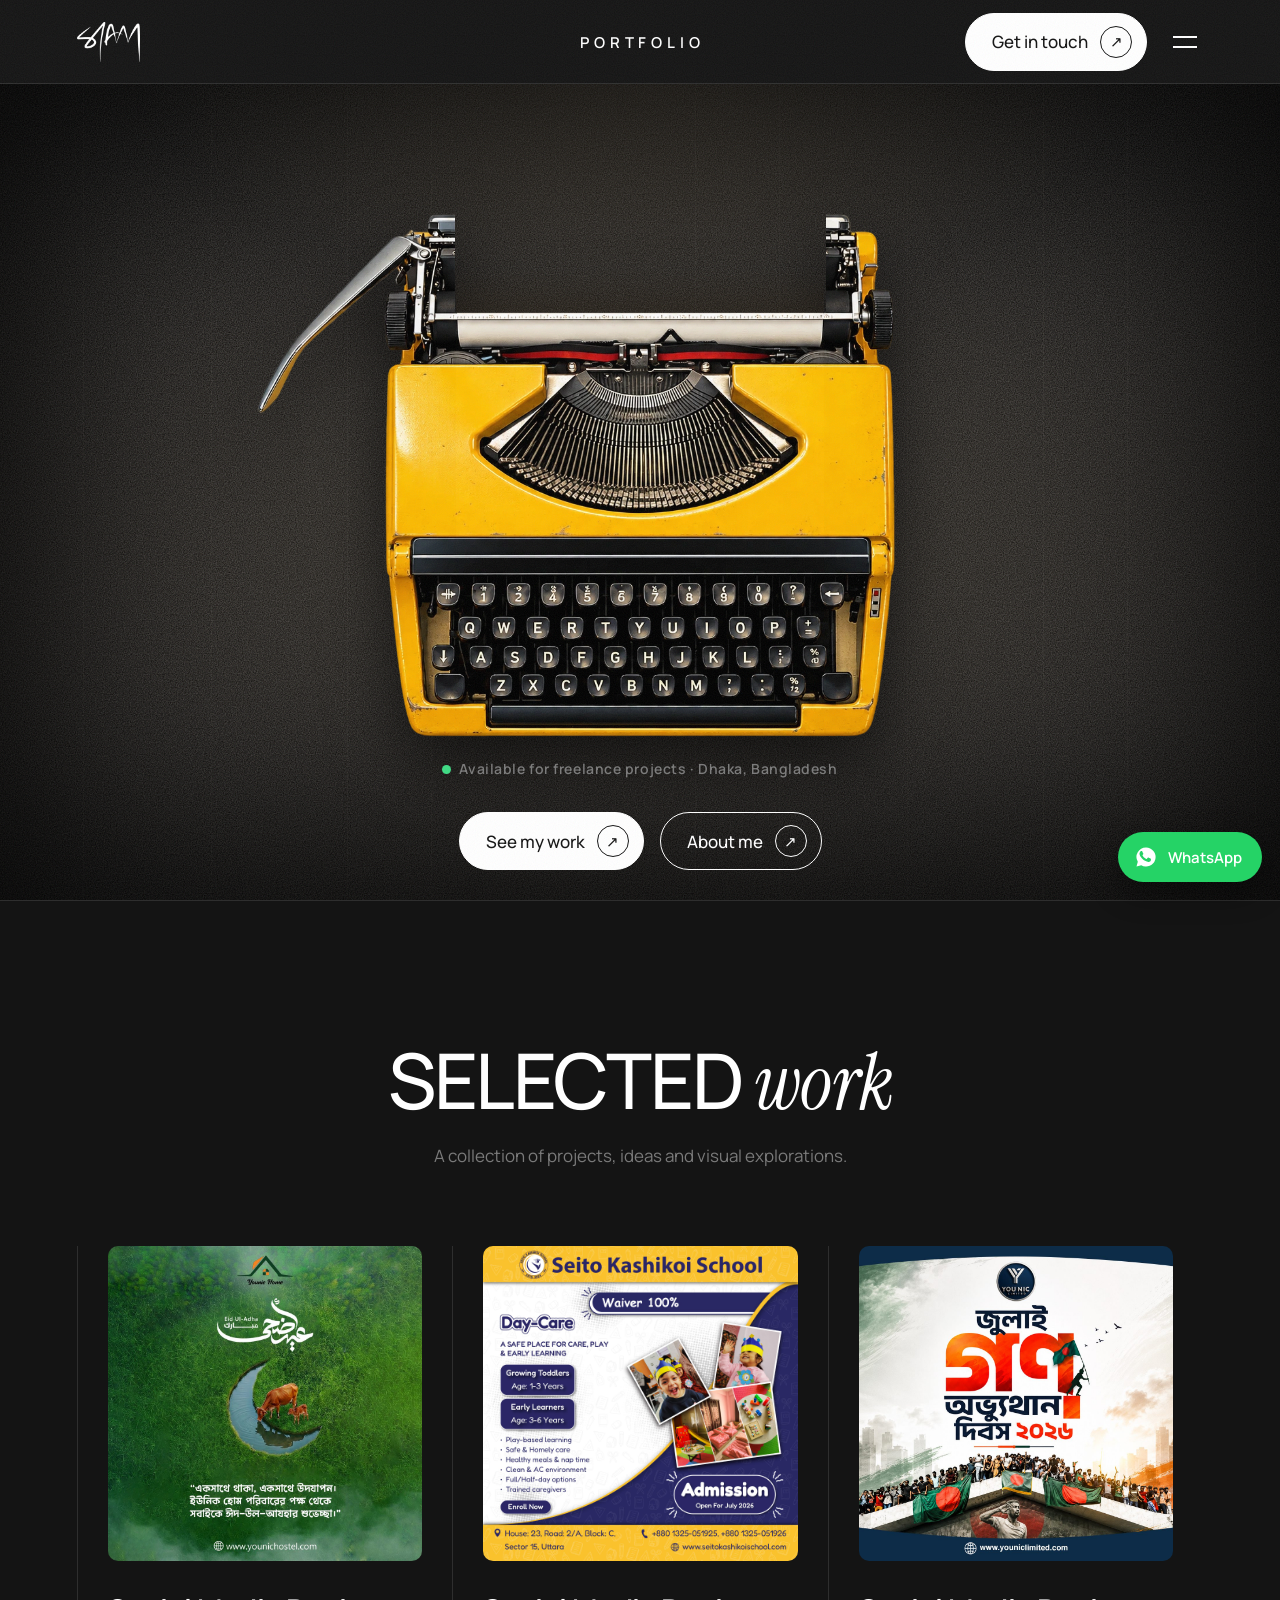
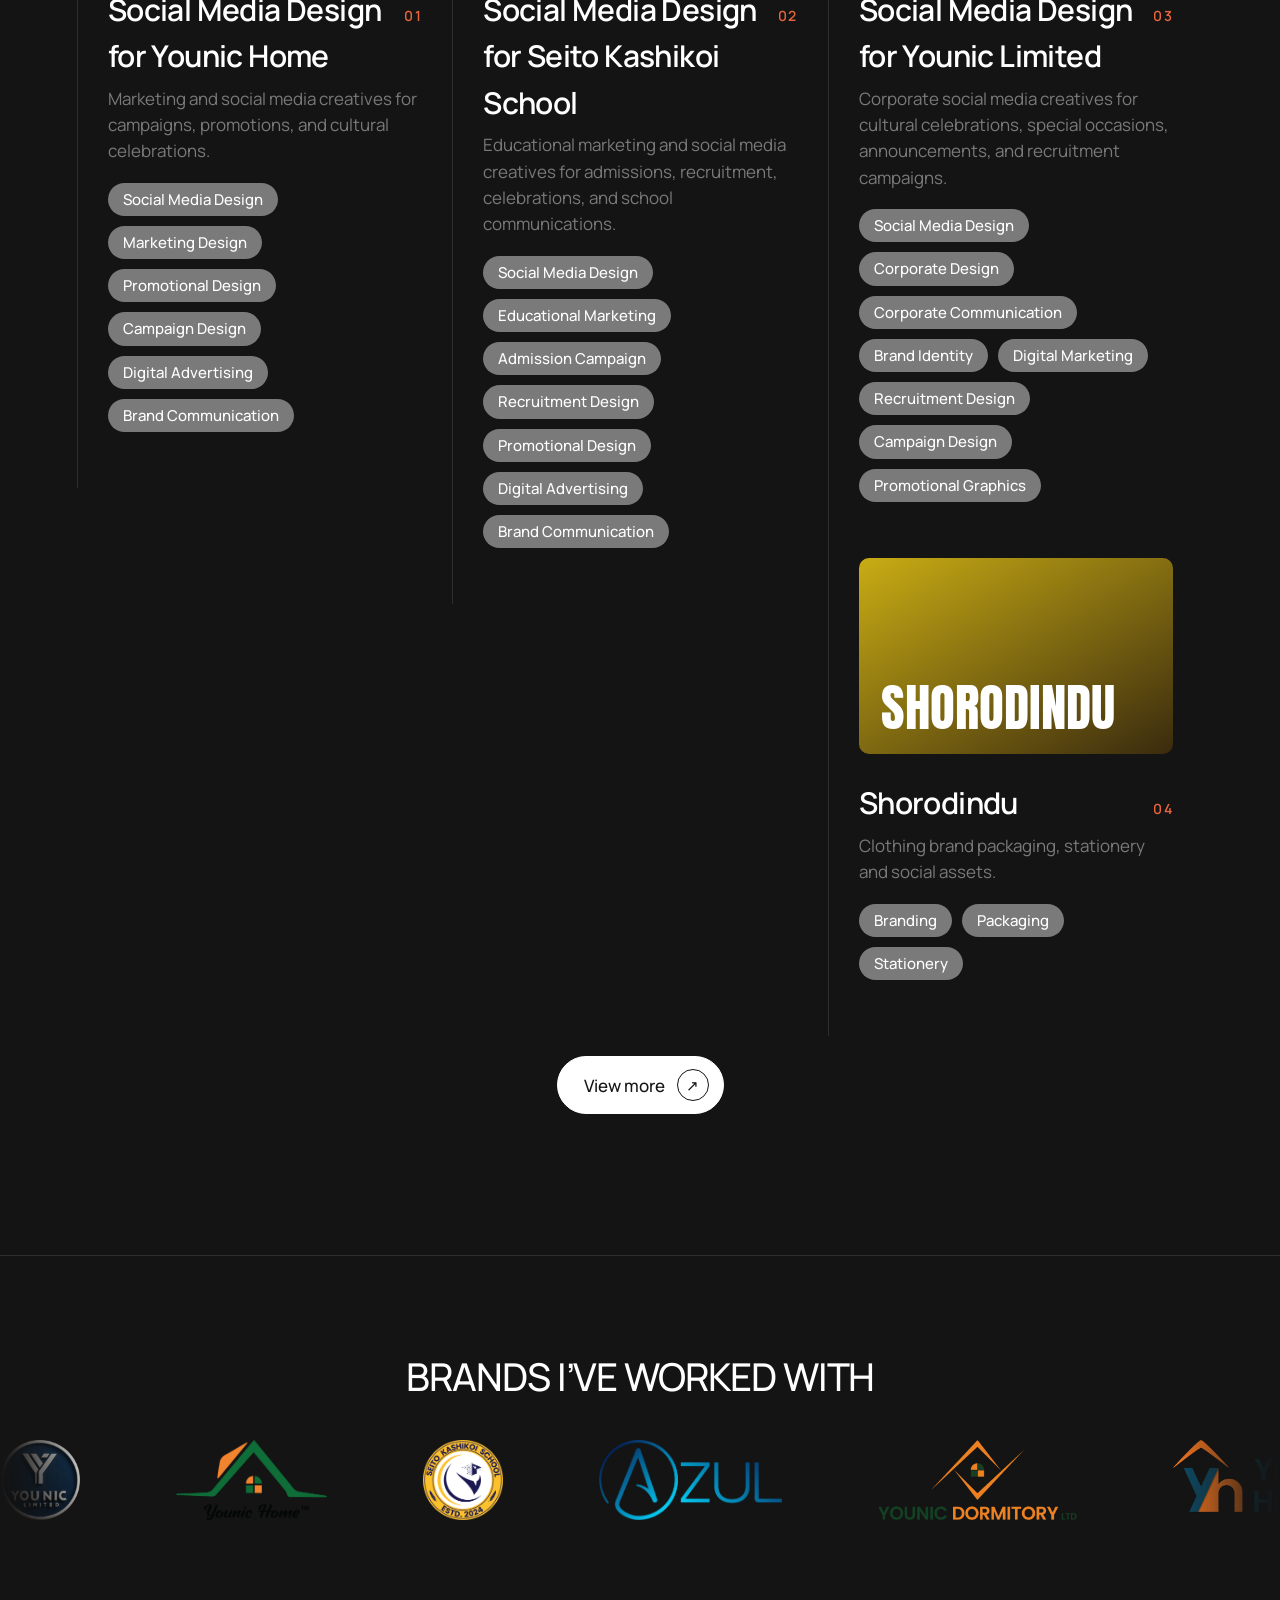
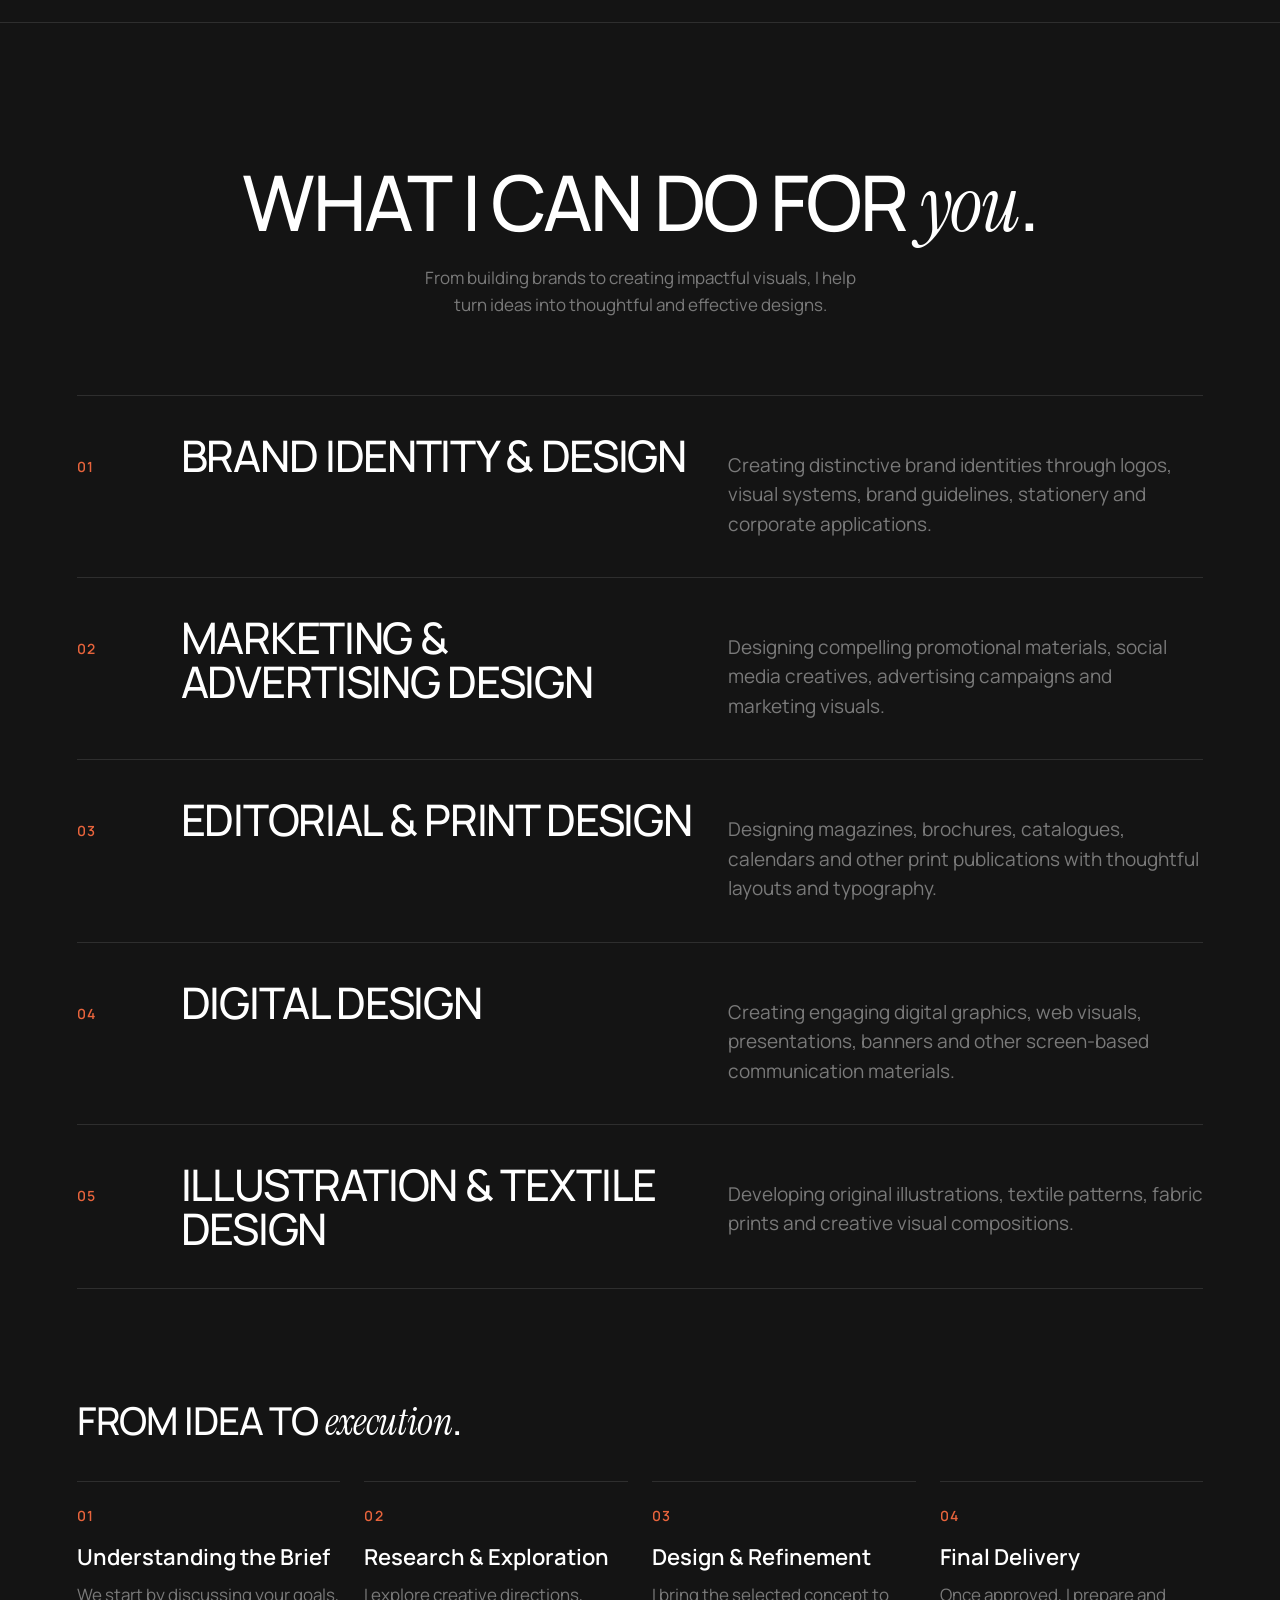
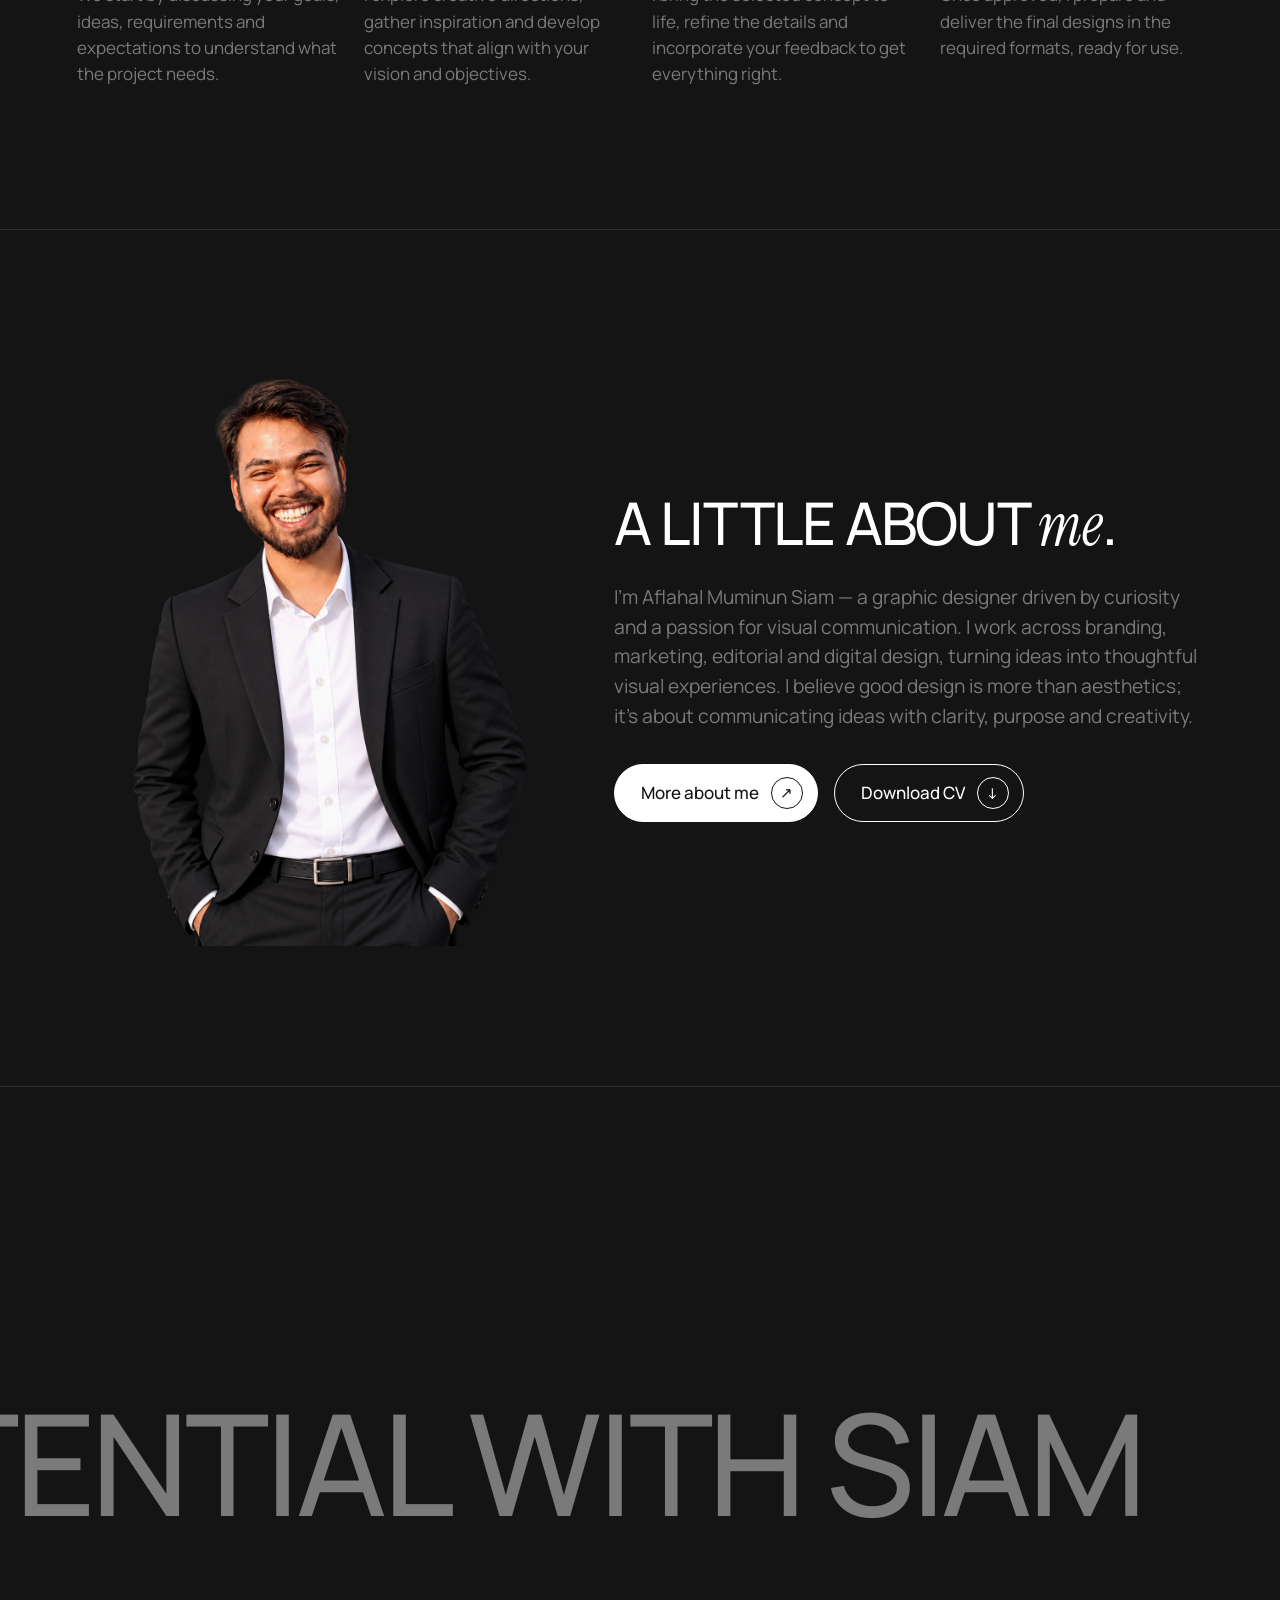
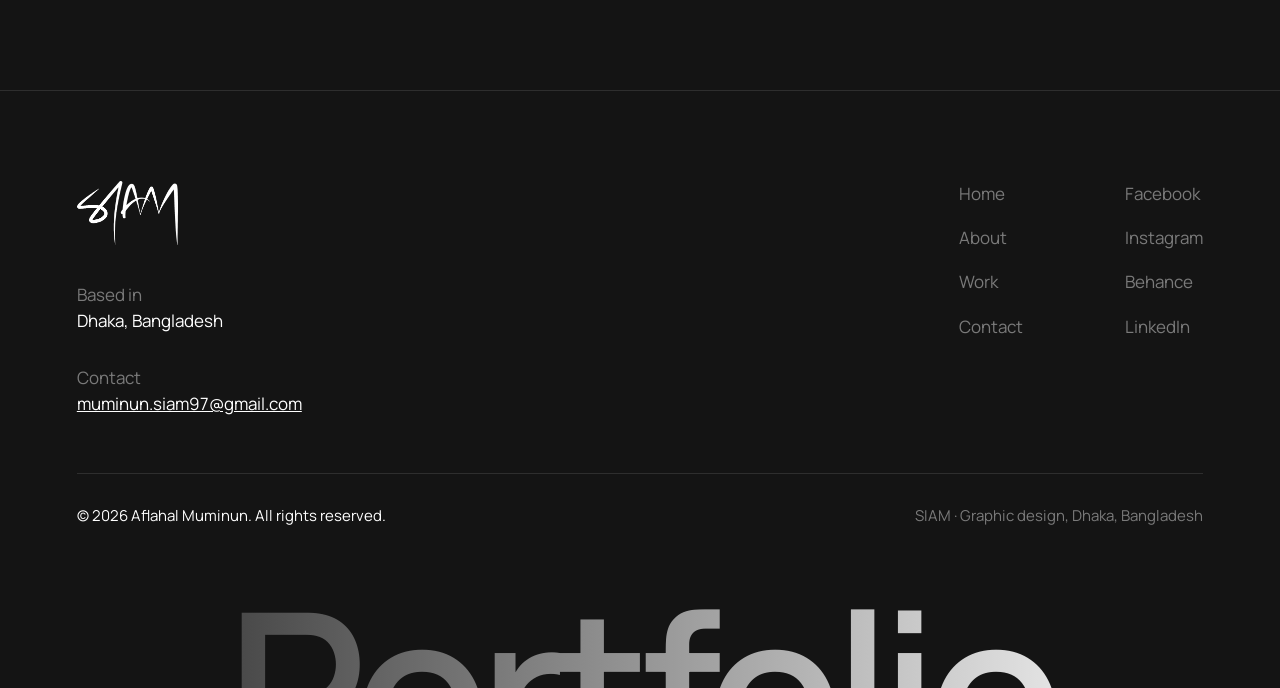
<file: index.html>
<!DOCTYPE html>
<html lang="en">
<head>
<meta charset="utf-8">
<meta name="color-scheme" content="dark">
<meta name="description" content="Aflahal Muminun (Siam) is a graphic designer in Dhaka, Bangladesh, working in branding, editorial, packaging and textile design.">
<meta property="og:type" content="website">
<meta property="og:title" content="Aflahal Muminun (Siam) – Graphic Designer">
<meta property="og:description" content="Branding, editorial, packaging and textile design from Dhaka, Bangladesh.">
<meta property="og:image" content="https://nisansiam.github.io/portfolio/og.png">
<meta property="og:url" content="https://nisansiam.github.io/portfolio/">
<meta name="twitter:card" content="summary_large_image">
<meta name="twitter:image" content="https://nisansiam.github.io/portfolio/og.png">
<meta name="viewport" content="width=device-width, initial-scale=1, viewport-fit=cover">
<title>Aflahal Muminun (Siam) – Graphic Designer</title>
<link rel="preconnect" href="https://fonts.googleapis.com">
<link rel="stylesheet" href="https://fonts.googleapis.com/css2?family=Anton&family=Manrope:wght@400;500;600;700&family=Instrument+Serif:ital@0;1&family=Special+Elite&family=Noto+Sans+Bengali:wght@400&display=swap">
<link rel="stylesheet" href="style.css">
<link rel="stylesheet" href="symbiote-cta.css">
<link rel="stylesheet" href="typewriter-hero.css">
</head>
<body data-page="home">
<div id="app"></div>
<script src="content.js"></script>
<script src="site.js"></script>
<script src="symbiote-cta.js"></script>
<script src="typewriter-hero.js"></script>
</body>
</html>
</file>
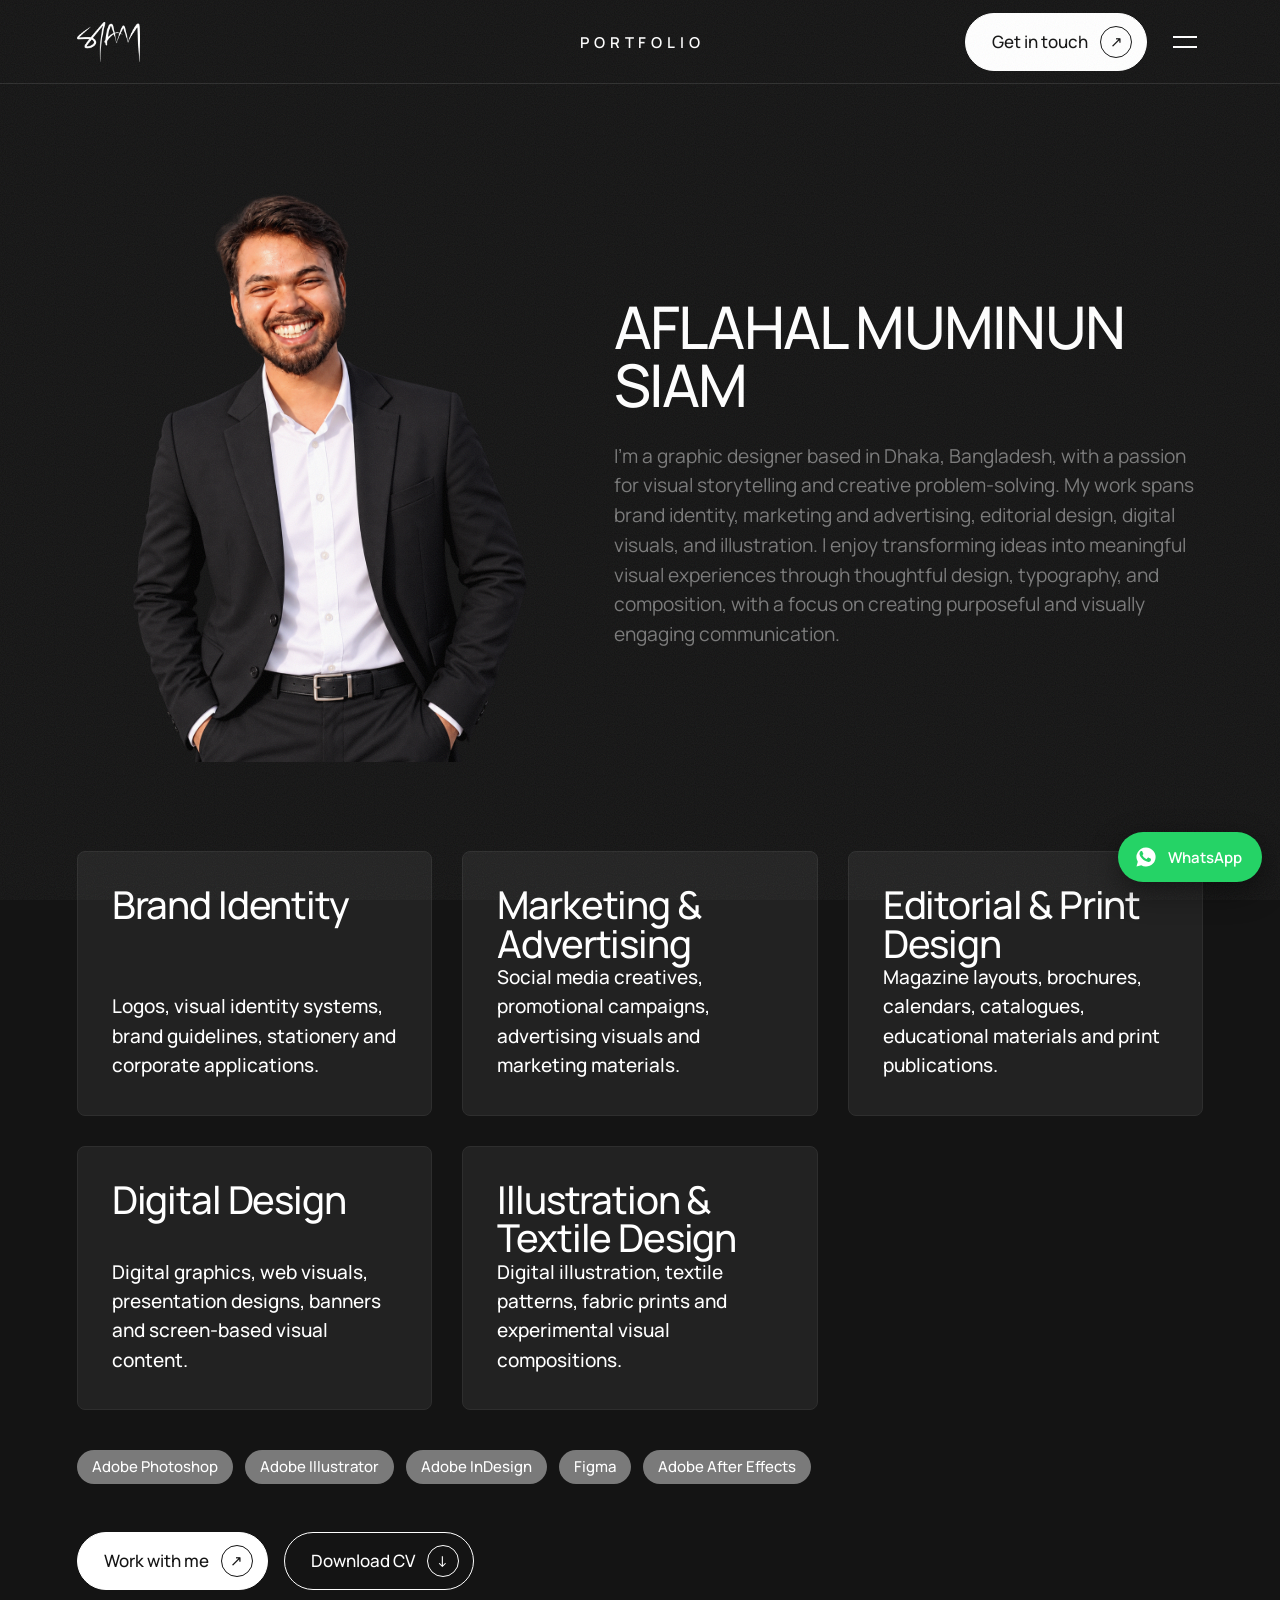
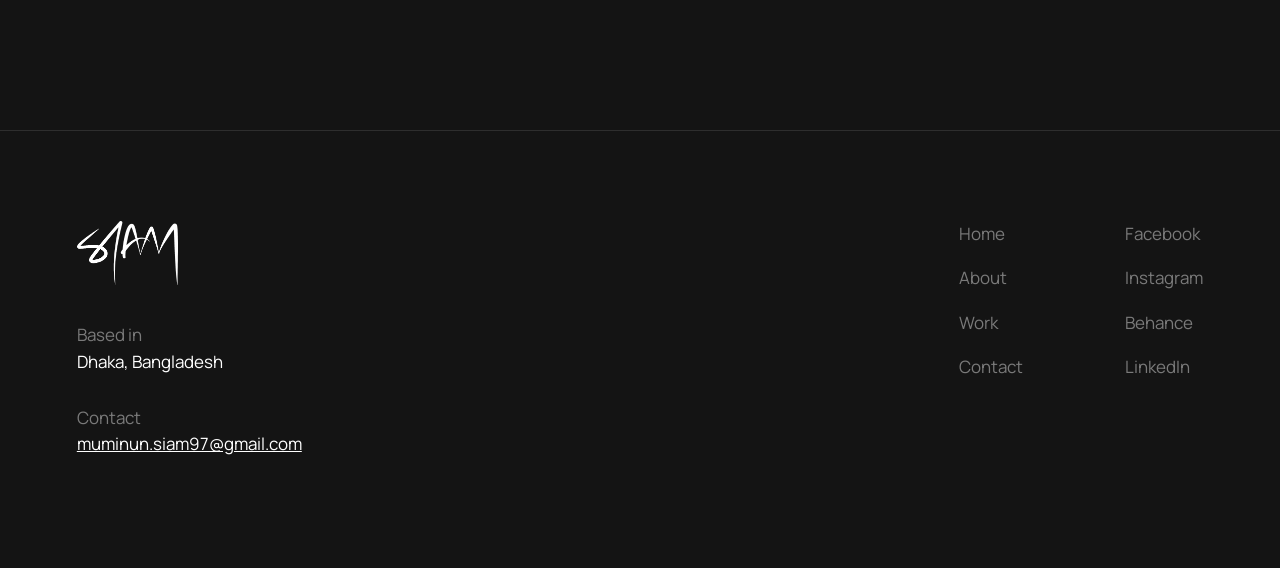
<file: about.html>
<!DOCTYPE html>
<html lang="en">
<head>
<meta charset="utf-8">
<meta name="color-scheme" content="dark">
<meta name="description" content="Aflahal Muminun (Siam) is a graphic designer in Dhaka, Bangladesh, working in branding, editorial, packaging and textile design.">
<meta property="og:type" content="website">
<meta property="og:title" content="Aflahal Muminun (Siam) – Graphic Designer">
<meta property="og:description" content="Branding, editorial, packaging and textile design from Dhaka, Bangladesh.">
<meta property="og:image" content="https://nisansiam.github.io/portfolio/og.png">
<meta property="og:url" content="https://nisansiam.github.io/portfolio/">
<meta name="twitter:card" content="summary_large_image">
<meta name="twitter:image" content="https://nisansiam.github.io/portfolio/og.png">
<meta name="viewport" content="width=device-width, initial-scale=1, viewport-fit=cover">
<title>Aflahal Muminun (Siam) – Graphic Designer</title>
<link rel="preconnect" href="https://fonts.googleapis.com">
<link rel="stylesheet" href="https://fonts.googleapis.com/css2?family=Anton&family=Manrope:wght@400;500;600;700&family=Instrument+Serif:ital@0;1&display=swap">
<link rel="stylesheet" href="style.css">
</head>
<body data-page="about">
<div id="app"></div>
<script src="content.js"></script>
<script src="site.js"></script>
</body>
</html>
</file>
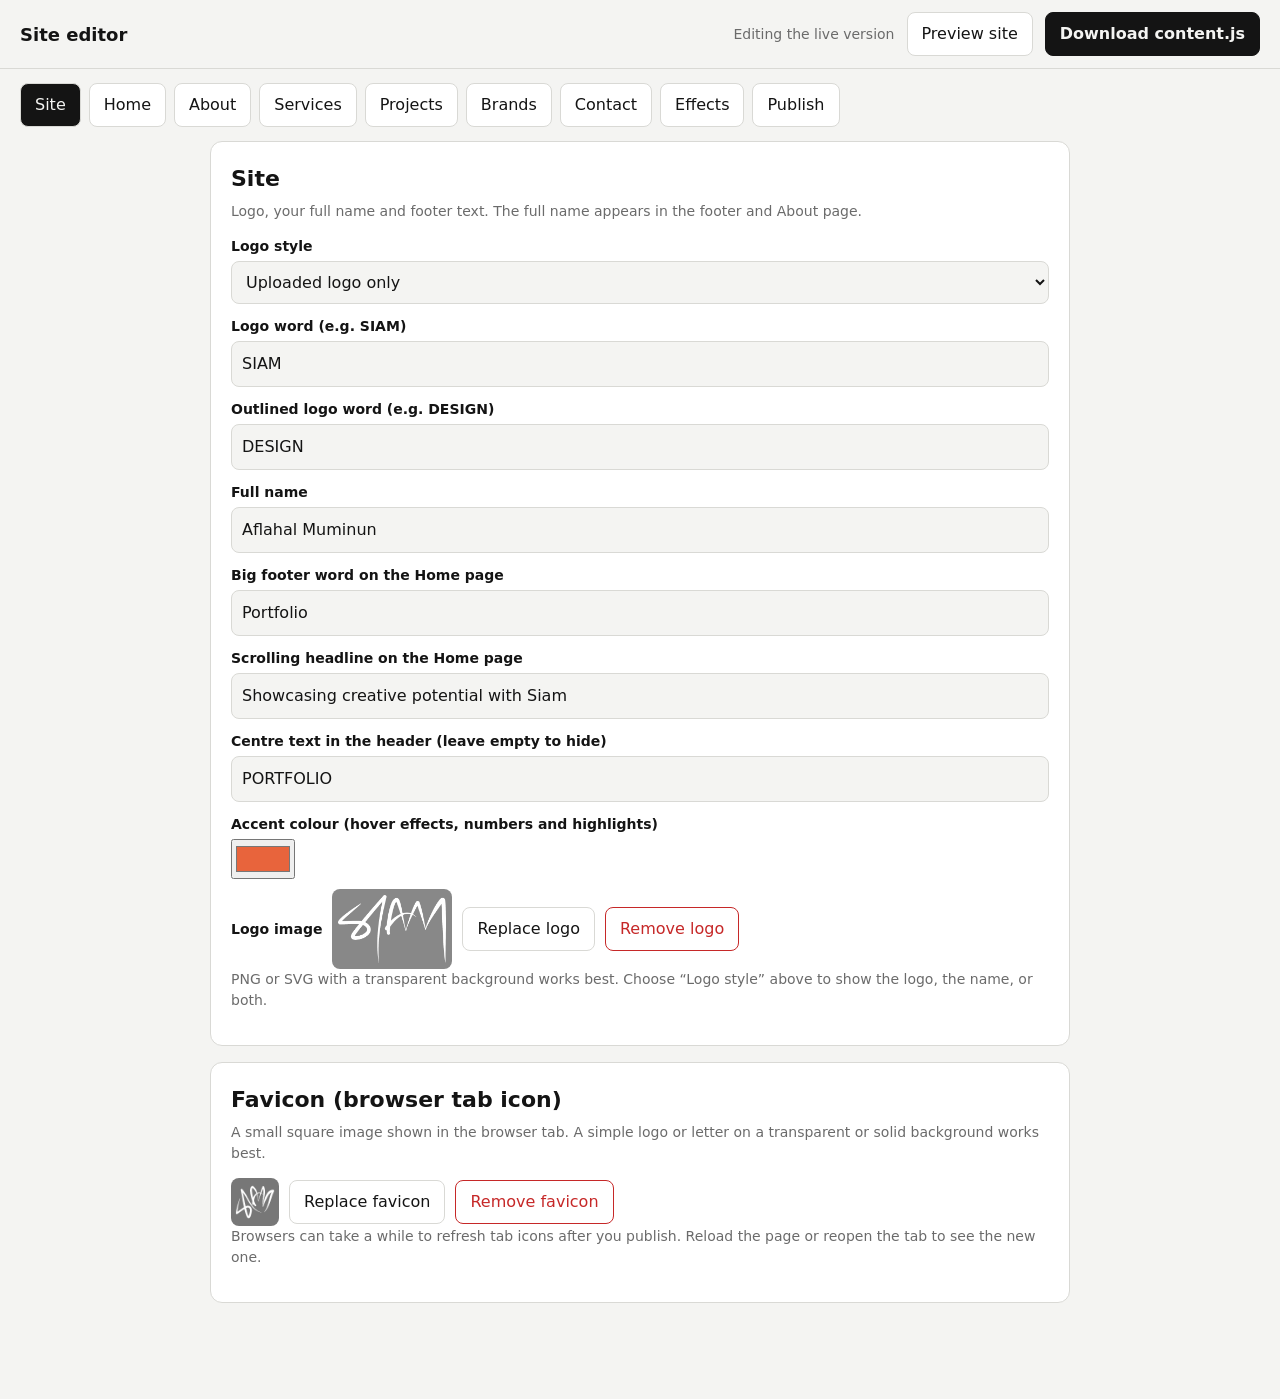
<file: admin.html>
<!DOCTYPE html>
<html lang="en">
<head>
<meta charset="utf-8">
<meta name="viewport" content="width=device-width, initial-scale=1">
<meta name="robots" content="noindex">
<title>Site editor</title>
<style>
:root{--bg:#f4f4f2;--card:#fff;--fg:#141414;--mute:#6b6b6b;--line:#d9d9d5;--ac:#141414;color-scheme:light dark}
@media (prefers-color-scheme:dark){:root{--bg:#141414;--card:#202020;--fg:#f2f2f0;--mute:#9a9a9a;--line:#333;--ac:#fff}}
*{box-sizing:border-box}
body{margin:0;background:var(--bg);color:var(--fg);font:16px/1.5 system-ui,sans-serif}
.top{position:sticky;top:0;z-index:5;background:var(--bg);border-bottom:1px solid var(--line);padding:12px 20px;display:flex;gap:12px;align-items:center;flex-wrap:wrap}
.top b{font-size:18px;margin-right:auto}
button,.btn{font:inherit;border:1px solid var(--line);background:var(--card);color:var(--fg);border-radius:8px;padding:9px 14px;cursor:pointer;text-decoration:none;display:inline-block}
button.pri,.btn.pri{background:var(--ac);color:var(--bg);border-color:var(--ac);font-weight:600}
button.del{color:#c62828;border-color:#c62828}
nav{display:flex;gap:8px;padding:14px 20px;flex-wrap:wrap}
nav button.on{background:var(--ac);color:var(--bg)}
main{max-width:900px;margin:0 auto;padding:0 20px 80px}
.box{background:var(--card);border:1px solid var(--line);border-radius:12px;padding:20px;margin-bottom:16px}
h2{margin:0 0 6px;font-size:22px}h3{margin:18px 0 8px;font-size:17px}
.hint{color:var(--mute);font-size:14px;margin:0 0 14px}
label{display:block;font-weight:600;font-size:14px;margin:12px 0 4px}
label.ck{display:flex;gap:10px;align-items:center}
input[type=text],input:not([type]),textarea{width:100%;font:inherit;padding:10px;border:1px solid var(--line);border-radius:8px;background:var(--bg);color:var(--fg)}
select{width:100%;font:inherit;padding:10px;border:1px solid var(--line);border-radius:8px;background:var(--bg);color:var(--fg)}
input[type=color]{width:64px;height:40px;padding:2px}
textarea{min-height:100px;resize:vertical}
.cm{position:fixed;inset:0;background:rgba(0,0,0,.72);z-index:100;display:grid;place-items:start center;padding:16px;overflow:auto}
.cb{background:var(--card);color:var(--fg);border-radius:12px;padding:18px;max-width:640px;width:100%;margin:auto}
.cb canvas{display:block;margin:12px auto;border-radius:8px;background:#888;touch-action:none;cursor:grab;max-width:100%}
.rr button.on{background:var(--ac);color:var(--bg)}
.cb canvas.tr{background:repeating-conic-gradient(#999 0 25%,#bbb 0 50%) 0 0/16px 16px}
.row{display:flex;gap:10px;flex-wrap:wrap;align-items:center;margin-top:10px}
.two{display:grid;grid-template-columns:1fr 1fr;gap:12px}
@media(max-width:640px){.two{grid-template-columns:1fr}}
details{border:1px solid var(--line);border-radius:12px;margin-bottom:12px;background:var(--card)}
summary{padding:14px 16px;cursor:pointer;font-weight:600;display:flex;gap:12px;align-items:center}
summary img{width:48px;height:36px;object-fit:cover;border-radius:6px;background:var(--line)}
.inner{padding:0 16px 16px}
.thumbs{display:grid;grid-template-columns:repeat(auto-fill,minmax(110px,1fr));gap:10px;margin-top:8px}
.th{position:relative}
.th img{width:100%;aspect-ratio:4/3;object-fit:cover;border-radius:8px;display:block}
.th button{position:absolute;top:4px;right:4px;padding:2px 8px;font-size:13px}
.big{max-width:240px}
.steps li{margin:6px 0}
#st{color:var(--mute);font-size:14px}
</style>
</head>
<body>
<div class="top"><b>Site editor</b><span id="st"></span><a class="btn" href="index.html" target="_blank">Preview site</a><button class="pri" id="dl">Download content.js</button></div>
<nav id="tabs"></nav>
<main id="ed"></main>
<script src="content.js"></script>
<script src="site.js"></script>
<script>
(function(){
var DB=window.SiteDB,S,tab='Site',t0;
var tabs=['Site','Home','About','Services','Projects','Brands','Contact','Effects','Publish'];
function el(h){var t=document.createElement('template');t.innerHTML=h.trim();return t.content.firstChild}
function save(){document.getElementById('st').textContent='Saving…';clearTimeout(t0);t0=setTimeout(function(){DB.set('draft',S).then(function(){document.getElementById('st').textContent='Saved in this browser (not live yet)'})},300)}
function fld(o,k,label,area){var w=el('<div><label>'+label+'</label></div>'),i=el(area?'<textarea></textarea>':'<input type="text">');i.value=o[k]||'';i.oninput=function(){o[k]=i.value;save()};w.appendChild(i);return w}
function sel(o,k,label,opts){var w=el('<div><label>'+label+'</label></div>'),i=el('<select>'+opts.map(function(x){return '<option value="'+x[0]+'">'+x[1]+'</option>'}).join('')+'</select>');i.value=o[k]||opts[0][0];i.onchange=function(){o[k]=i.value;save()};w.appendChild(i);return w}
function lpic(file){return new Promise(function(ok){var r=new FileReader();r.onload=function(){var im=new Image();im.onload=function(){var w=im.naturalWidth||300,h=im.naturalHeight||300,s=Math.min(1,600/Math.max(w,h)),c=document.createElement('canvas');c.width=Math.round(w*s);c.height=Math.round(h*s);c.getContext('2d').drawImage(im,0,0,c.width,c.height);ok(c.toDataURL('image/png'))};im.src=r.result};r.readAsDataURL(file)})}
function sld(o,k,label,min,max,step,def,hint){var w=el('<div><label>'+label+': <b></b></label><input type="range" min="'+min+'" max="'+max+'" step="'+step+'"><p class="hint">'+hint+'</p></div>'),r=w.querySelector('input'),v=w.querySelector('b');r.value=o[k]==null?def:o[k];v.textContent=r.value;r.oninput=function(){o[k]=parseFloat(r.value);v.textContent=r.value;save()};return w}
function trim(url){return new Promise(function(ok){var im=new Image();im.onerror=function(){ok(url)};im.onload=function(){var W=im.width,H=im.height,c=document.createElement('canvas');c.width=W;c.height=H;var g=c.getContext('2d');g.drawImage(im,0,0);var d=g.getImageData(0,0,W,H).data,x0=W,y0=H,x1=-1,y1=-1;
 for(var y=0;y<H;y++)for(var i=0;i<W;i++){if(d[(y*W+i)*4+3]>10){if(i<x0)x0=i;if(i>x1)x1=i;if(y<y0)y0=y;if(y>y1)y1=y}}
 if(x1<0||(x1-x0+1>=W-1&&y1-y0+1>=H-1)){ok(url);return}
 var w=x1-x0+1,h=y1-y0+1,o=document.createElement('canvas');o.width=w;o.height=h;o.getContext('2d').drawImage(c,x0,y0,w,h,0,0,w,h);ok(o.toDataURL('image/png'))};im.src=url})}
function hasA(im){var s=Math.min(1,200/Math.max(im.naturalWidth||im.width,im.naturalHeight||im.height)),c=document.createElement('canvas');c.width=Math.max(1,Math.round((im.naturalWidth||im.width)*s));c.height=Math.max(1,Math.round((im.naturalHeight||im.height)*s));var g=c.getContext('2d');g.drawImage(im,0,0,c.width,c.height);var d=g.getImageData(0,0,c.width,c.height).data;for(var i=3;i<d.length;i+=4)if(d[i]<250)return true;return false}
function clr(o,k,label,def){var w=el('<div><label>'+label+'</label><input type="color"></div>'),i=w.querySelector('input');i.value=o[k]||def;i.oninput=function(){o[k]=i.value;save()};return w}
function cko(o,k,label,def){var w=el('<label class="ck"><input type="checkbox"> '+label+'</label>'),i=w.firstChild;i.checked=o[k]==null?def:!!o[k];i.onchange=function(){o[k]=i.checked;save()};return w}
function pdfUp(fn){var i=document.createElement('input');i.type='file';i.accept='application/pdf';i.style.display='none';document.body.appendChild(i);i.onchange=function(){var f=i.files[0];document.body.removeChild(i);if(!f)return;if(f.size>5*1024*1024){alert('That PDF is larger than 5 MB. Please compress it first.');return}var r=new FileReader();r.onload=function(){fn(String(r.result).replace(/^data:[^;]*;/,'data:application/pdf;'))};r.readAsDataURL(f)};i.click()}
var DEF={services:{on:true,title:'What I *do*',intro:'Design for brands, publications and products.',items:[{t:'Brand identity',d:'Logos, colour and type systems, stationery and brand guidelines.'},{t:'Editorial & print',d:'Magazines, brochures, calendars, report cards and other printed materials.'},{t:'Packaging',d:'Boxes, bags, labels and product packaging that feel premium.'},{t:'Textile & illustration',d:'Fabric prints and digital illustration.'},{t:'Motion & UI/UX',d:'Motion design and interface design, a growing part of my work.'}],stepsTitle:'How we *work* together',steps:[{t:'Discover',d:'Understanding your brand, audience and goals.'},{t:'Concept',d:'Sketches, moodboards and first directions.'},{t:'Design',d:'Refining the chosen direction into the full system.'},{t:'Deliver',d:'Print-ready and screen-ready files, with guidelines.'}]},cta:{on:true,text:'LET’S WORK TOGETHER',link:'contact.html',stalk:300,hunt:150,critical:45,absorb:450,pull:34,tendrils:14,from:'edge'},fx:{}};
function lst(o,k,label){var w=el('<div><label>'+label+'</label></div>'),i=el('<input type="text">');i.value=(o[k]||[]).join(', ');i.oninput=function(){o[k]=i.value.split(',').map(function(s){return s.trim()}).filter(Boolean);save()};w.appendChild(i);return w}
function ck(o,k,label){var w=el('<label class="ck"><input type="checkbox"> '+label+'</label>'),i=w.firstChild;i.checked=!!o[k];i.onchange=function(){o[k]=i.checked;save()};return w}
function box(title,hint){return el('<div class="box"><h2>'+title+'</h2><p class="hint">'+(hint||'')+'</p></div>')}
function add(p,list){list.forEach(function(x){p.appendChild(x)});return p}
function btn(t,fn,c){var b=el('<button class="'+(c||'')+'">'+t+'</button>');b.onclick=fn;return b}
function pic(file){return new Promise(function(ok){var r=new FileReader();r.onload=function(){var im=new Image();im.onload=function(){var s=Math.min(1,1600/Math.max(im.width,im.height)),c=document.createElement('canvas');c.width=Math.round(im.width*s);c.height=Math.round(im.height*s);var x=c.getContext('2d');var a=hasA(im);if(!a){x.fillStyle='#fff';x.fillRect(0,0,c.width,c.height)}x.drawImage(im,0,0,c.width,c.height);ok(a?c.toDataURL('image/png'):c.toDataURL('image/jpeg',.82))};im.src=r.result};r.readAsDataURL(file)})}
var RC=[['Card 16:10',1.6],['4:3',1.3333],['1:1',1],['4:5',.8],['Whole image',0]],RE=[['Whole image',0],['4:3',1.3333],['16:10',1.6],['1:1',1],['3:4',.75]],RF=[['Whole image',0],['4:5',.8],['1:1',1],['3:4',.75],['4:3',1.3333]],SL=[.8,1,1.3333,1,1,.75,1,.8,1.3333,1],RL=[['Whole image',0],['1:1',1],['3:2',1.5],['3:1',3]],RP=[['4:5',.8],['1:1',1],['3:4',.75],['Whole image',0]];
function crop(file,ro,n,total){return new Promise(function(done){
 var rd=new FileReader();rd.onerror=function(){done(null)};rd.onload=function(){var im=new Image();im.onerror=function(){alert('That image could not be read. Try a JPG or PNG.');done(null)};im.onload=function(){
  var iw=im.naturalWidth,ih=im.naturalHeight,ratio=ro.d,png=!!ro.png||hasA(im),z=1,ox=0,oy=0,cw,ch,MW=Math.min(560,innerWidth-90),MH=Math.max(200,Math.min(420,innerHeight-360));
  var o=el('<div class="cm"><div class="cb"><b></b><p class="hint" style="margin:4px 0 0">Drag the picture to move it. Use zoom to scale it.</p><canvas></canvas><div class="row rr"></div><label>Zoom<input type="range" min="1" max="4" step="0.01" value="1"></label><div class="row"></div></div></div>'),
  cv=o.querySelector('canvas'),cx=cv.getContext('2d'),zr=o.querySelector('input');
  o.querySelector('b').textContent='Crop image'+(total>1?' '+(n+1)+' of '+total:'');if(png)cv.className='tr';
  function geom(){var r=ratio||iw/ih;cw=MW;ch=cw/r;if(ch>MH){ch=MH;cw=ch*r}
   var sc=Math.max(cw/iw,ch/ih)*z,w=iw*sc,h=ih*sc,mx=Math.max(0,(w-cw)/2),my=Math.max(0,(h-ch)/2);ox=Math.max(-mx,Math.min(mx,ox));oy=Math.max(-my,Math.min(my,oy));return{sc:sc,x:(cw-w)/2+ox,y:(ch-h)/2+oy,w:w,h:h}}
  function draw(){var g=geom();cv.width=Math.round(cw);cv.height=Math.round(ch);if(!png){cx.fillStyle='#fff';cx.fillRect(0,0,cw,ch)}cx.drawImage(im,g.x,g.y,g.w,g.h);
   [].forEach.call(o.querySelectorAll('.rr button'),function(b){b.classList.toggle('on',Math.abs(parseFloat(b.dataset.v)-ratio)<.01)})}
  var rr=o.querySelector('.rr');ro.r.forEach(function(r){var b=btn(r[0],function(){ratio=r[1];ox=oy=0;draw()});b.dataset.v=r[1];rr.appendChild(b)});
  zr.oninput=function(){z=parseFloat(zr.value);draw()};
  var dx,dy,dr=false;cv.onpointerdown=function(e){dr=true;dx=e.clientX;dy=e.clientY;cv.setPointerCapture(e.pointerId)};
  cv.onpointermove=function(e){if(!dr)return;ox+=e.clientX-dx;oy+=e.clientY-dy;dx=e.clientX;dy=e.clientY;draw()};
  cv.onpointerup=cv.onpointercancel=function(){dr=false};
  function end(v){document.removeEventListener('keydown',esc);document.body.removeChild(o);(ro.trim&&v?trim(v):Promise.resolve(v)).then(done)}
  function esc(e){if(e.key==='Escape')end(null)}document.addEventListener('keydown',esc);
  var ac=o.lastChild.lastChild;
  ac.appendChild(btn('Crop and save',function(){var g=geom(),k=Math.min((ro.max||(png?(ro.png?800:1200):1600))/cw,1/g.sc),c=document.createElement('canvas');c.width=Math.round(cw*k);c.height=Math.round(ch*k);var x=c.getContext('2d');if(!png){x.fillStyle='#fff';x.fillRect(0,0,c.width,c.height)}x.drawImage(im,g.x*k,g.y*k,g.w*k,g.h*k);end(png?c.toDataURL('image/png'):c.toDataURL('image/jpeg',.85))},'pri'));
  ac.appendChild(btn('Use whole image',function(){(ro.png?lpic:pic)(file).then(end)}));
  ac.appendChild(btn(total>1?'Skip this image':'Cancel',function(){end(null)}));
  document.body.appendChild(o);draw()};im.src=rd.result};rd.readAsDataURL(file)})}
function upload(multi,fn,conv,ro){var i=document.createElement('input');i.type='file';i.accept='image/*';i.multiple=!!multi;i.style.display='none';document.body.appendChild(i);
 i.onchange=function(){var fs=[].slice.call(i.files);document.body.removeChild(i);if(!fs.length)return;
  if(conv||!ro){Promise.all(fs.map(conv||pic)).then(fn).catch(function(){alert('That image could not be read. Try a JPG or PNG.')});return}
  var out=[];fs.reduce(function(p,f,n){return p.then(function(){return crop(f,ro,n,fs.length)}).then(function(d){if(d)out.push(d)})},Promise.resolve()).then(function(){if(out.length)fn(out)})};
 i.addEventListener('cancel',function(){if(i.parentNode)document.body.removeChild(i)});i.click()}
function moveList(a,i,d){var j=i+d;if(j<0||j>=a.length)return;var t=a[i];a[i]=a[j];a[j]=t;save();draw()}
function items(o,k,fields,blank,label){
 var w=document.createElement('div');
 (o[k]||[]).forEach(function(it,i){
  var b=el('<div class="box"></div>');
  fields.forEach(function(f){b.appendChild(fld(it,f[0],f[1],f[2]))});
  var r=el('<div class="row"></div>');r.appendChild(btn('↑',function(){moveList(o[k],i,-1)}));r.appendChild(btn('↓',function(){moveList(o[k],i,1)}));
  r.appendChild(btn('Remove',function(){if(confirm('Remove this item?')){o[k].splice(i,1);save();draw()}},'del'));b.appendChild(r);w.appendChild(b)});
 w.appendChild(btn('+ Add '+label,function(){o[k].push(JSON.parse(JSON.stringify(blank)));save();draw()},'pri'));return w}
var views={
 Site:function(m){
  var b=box('Site','Logo, your full name and footer text. The full name appears in the footer and About page.');
  add(b,[sel(S.brand,'logoMode','Logo style',[['text','Name only'],['image','Uploaded logo only'],['both','Uploaded logo and name']]),fld(S.brand,'name','Logo word (e.g. SIAM)'),fld(S.brand,'tag','Outlined logo word (e.g. DESIGN)'),fld(S.brand,'full','Full name'),fld(S.home,'giant','Big footer word on the Home page'),fld(S.home,'marquee','Scrolling headline on the Home page'),fld(S.brand,'center','Centre text in the header (leave empty to hide)'),clr(S.brand,'accent','Accent colour (hover effects, numbers and highlights)','#e8643c')]);
  var lr=el('<div class="row"></div>');lr.appendChild(el('<label style="margin:0">Logo image</label>'));
  if(S.brand.logoImg)lr.appendChild(el('<img class="big" style="max-width:120px;background:#888;padding:6px;border-radius:8px" src="'+S.brand.logoImg+'" alt="">'));
  lr.appendChild(btn(S.brand.logoImg?'Replace logo':'Upload logo',function(){upload(0,function(r){S.brand.logoImg=r[0];if(!S.brand.logoMode||S.brand.logoMode==='text')S.brand.logoMode='image';save();draw()},null,{r:RL,d:0,png:1})}));
  if(S.brand.logoImg)lr.appendChild(btn('Remove logo',function(){S.brand.logoImg='';S.brand.logoMode='text';save();draw()},'del'));
  b.appendChild(lr);b.appendChild(el('<p class="hint">PNG or SVG with a transparent background works best. Choose “Logo style” above to show the logo, the name, or both.</p>'));m.appendChild(b);
  var fb=box('Favicon (browser tab icon)','A small square image shown in the browser tab. A simple logo or letter on a transparent or solid background works best.'),fr=el('<div class="row"></div>');
  if(S.brand.favicon)fr.appendChild(el('<img style="width:48px;height:48px;object-fit:contain;background:#777;padding:4px;border-radius:8px" src="'+S.brand.favicon+'" alt="">'));
  fr.appendChild(btn(S.brand.favicon?'Replace favicon':'Upload favicon',function(){upload(0,function(r){S.brand.favicon=r[0];save();draw()},null,{r:[['1:1',1]],d:1,png:1,max:192})}));
  if(S.brand.favicon)fr.appendChild(btn('Remove favicon',function(){S.brand.favicon='';save();draw()},'del'));
  fb.appendChild(fr);fb.appendChild(el('<p class="hint">Browsers can take a while to refresh tab icons after you publish. Reload the page or reopen the tab to see the new one.</p>'));m.appendChild(fb)},
 Home:function(m){
  var b=box('Home page','Headline, intro, short about teaser and the featured work heading. Put *asterisks* around a word in any heading to show it in an elegant italic serif, for example Design that gives *brands* a voice. Choose featured projects in the Projects tab.');
  add(b,[fld(S.home,'h1a','Headline, first line'),fld(S.home,'h1b','Headline, second line (grey)'),fld(S.home,'intro','Intro under the headline',1),fld(S.home,'teaserTitle','About teaser title'),fld(S.home,'teaserText','About teaser text',1),fld(S.home,'featTitle','Featured work title'),fld(S.home,'featText','Featured work text'),fld(S.home,'avail','Availability note above the headline (leave empty to hide)'),sld(S.home,'boxOpacity','Headline box darkness',0,0.9,0.05,0.4,'The soft blurred panel behind the headline and intro so they are easy to read. 0 removes it.'),el('<p class="hint">The Typewriter hero types the headline (first and second line) and the intro above. Change those fields and the typewriter types your new words and presses the matching keys. The settings below from “Headline box darkness” onward only affect the Floating cards hero.</p>'),sel(S.home,'heroStyle','Hero style (what visitors see first)',[['typewriter','Typewriter: a typewriter types your headline and intro on paper'],['cards','Floating cards: the 3D cards with the headline box']]),sld(S.home,'twSpeed','Typewriter typing speed',0.5,2,0.1,1,'1 is normal, higher types faster. Only used by the Typewriter hero.'),sel(S.home,'twLoop','When the typewriter finishes',[['loop','Pull the paper out and type again'],['once','Stay on the finished page']]),sel(S.home,'heroMode','Floating cards: motion style',[['3d','3D: cards float in space and tilt toward the mouse'],['flat','Flat: cards only drift as you scroll']]),sld(S.home,'tilt','3D tilt strength (degrees)',0,25,1,10,'How far the whole scene turns when you move the mouse. 0 keeps it still.'),sld(S.home,'depth','3D depth spread (px)',0,300,10,140,'How far apart the cards sit in depth. Bigger gives a stronger 3D feel.')]);m.appendChild(b);
  var fb=box('Projects featured on the Home page','Tick the projects to show on Home, as many or as few as you like. They appear in the same order as in the Projects tab.');
  S.projects.forEach(function(p){fb.appendChild(el('<div class="row"></div>')).appendChild(ck(p,'featured',(p.title||'Untitled')))});
  if(!S.projects.length)fb.appendChild(el('<p class="hint">No projects yet. Add one in the Projects tab.</p>'));
  m.appendChild(fb);
  var H=S.home;H.floats=H.floats||[];
  var c=box('Floating cards in the hero','The images that drift beside the headline. Use up to 10 and show as many as you like. Each card takes the shape of the image you upload, so crop it any way you like. They are separate from your project covers.');
  H.floats.forEach(function(f,i){
   var r=el('<div class="row"></div>');
   r.appendChild(f.img?el('<img class="big" style="max-width:120px" src="'+f.img+'" alt="">'):el('<span class="hint">No image yet (shows a colour block)</span>'));
   r.appendChild(btn(f.img?'Replace image':'Add image',function(){upload(0,function(x){f.img=x[0];save();draw()},null,{r:RF,d:0})}));
   r.appendChild(btn('↑',function(){moveList(H.floats,i,-1)}));r.appendChild(btn('↓',function(){moveList(H.floats,i,1)}));
   r.appendChild(btn('Remove',function(){H.floats.splice(i,1);save();draw()},'del'));c.appendChild(r)});
  var sp=el('<div><label>Card movement speed: <b></b></label><input type="range" min="0" max="10" step="0.5"><p class="hint">0 keeps the cards still, 3 is the default, 10 is very fast. Use Preview site to see it.</p></div>'),rg=sp.querySelector('input'),vl=sp.querySelector('b');
  rg.value=H.floatSpeed==null?3:H.floatSpeed;vl.textContent=rg.value;rg.oninput=function(){H.floatSpeed=parseFloat(rg.value);vl.textContent=rg.value;save()};
  c.insertBefore(sp,c.children[2]);
  if(H.floats.length<10)c.appendChild(el('<div class="row"></div>')).appendChild(btn('+ Add card',function(){H.floats.push({img:''});save();draw()},'pri'));
  m.appendChild(c)},
 About:function(m){
  var b=box('About page');
  var pr=el('<div class="row"></div>');pr.appendChild(el('<label style="margin:0">Your photo</label>'));
  if(S.about.photo)pr.appendChild(el('<img class="big" style="max-width:140px" src="'+S.about.photo+'" alt="">'));
  pr.appendChild(btn(S.about.photo?'Replace photo':'Add photo',function(){upload(0,function(r){S.about.photo=r[0];save();draw()},null,{r:RP,d:.8})}));
  if(S.about.photo)pr.appendChild(btn('Remove photo',function(){S.about.photo='';save();draw()},'del'));
  b.appendChild(pr);b.appendChild(el('<p class="hint">Shown in the About section on the Home page and on the About page.</p>'));
  add(b,[fld(S.about,'title','Title'),fld(S.about,'text','Text',1),fld(S.about,'tools','Tools (separate with commas)'),el('<h3>Skill boxes</h3>'),items(S.about,'skills',[['t','Heading'],['d','Description',1]],{t:'New skill',d:''},'skill box')]);m.appendChild(b)},
 Contact:function(m){
  var b=box('Contact','The contact form opens the visitor’s email app, addressed to the email below.');
  add(b,[fld(S.contact,'title','Title'),fld(S.contact,'intro','Intro',1),fld(S.contact,'email','Email'),fld(S.contact,'phone','Phone'),fld(S.contact,'location','Location'),el('<h3>Social links</h3>'),items(S.contact,'socials',[['n','Name'],['u','Link (full web address)']],{n:'New link',u:'https://'},'link')]);m.appendChild(b);
  var fx=box('Where contact messages go','Without a form address, the Send button opens the visitor’s email app with the message ready to send to your email above. To receive messages straight in your inbox instead, paste a form address here.');
  fx.appendChild(fld(S.contact,'formUrl','Form address (from Formspree, optional)'));
  fx.appendChild(el('<ol class="steps"><li>Go to <b>formspree.io</b> and create a free account.</li><li>Create a new form and enter the email where you want to receive messages.</li><li>Copy the form address (it looks like https://formspree.io/f/abcdwxyz) and paste it above.</li><li>Publish, then send yourself a test message from the Contact page. The first time, Formspree may ask you to confirm your email.</li></ol><p class="hint">The free Formspree plan has a monthly limit on messages.</p>'));
  m.appendChild(fx);
  var cw=box('CV and WhatsApp','A Download CV button appears on the Home About section and on the About page. A floating WhatsApp button appears on every page, and a WhatsApp line on the Contact page.'),C=S.contact,cr=el('<div class="row"></div>');
  cr.appendChild(el('<label style="margin:0">CV (PDF, up to 5 MB)</label>'));
  cr.appendChild(btn(C.cv?'Replace CV':'Upload CV',function(){pdfUp(function(d){C.cv=d;save();draw()})}));
  if(C.cv)cr.appendChild(btn('Remove CV',function(){C.cv='';save();draw()},'del'));
  cw.appendChild(cr);cw.appendChild(el('<p class="hint">'+(C.cv?'A CV file is attached.':'No CV uploaded yet.')+' Or, instead of uploading, paste a link to your CV below (for example a Google Drive share link). A link takes priority over an uploaded file.</p>'));
  add(cw,[fld(C,'cvUrl','CV link (optional)'),fld(C,'whatsapp','WhatsApp number, with country code (e.g. 8801XXXXXXXXX)'),fld(C,'waMsg','Message pre-filled when someone taps the WhatsApp button'),cko(C,'waFloat','Show the floating WhatsApp button on every page',true)]);
  cw.appendChild(el('<p class="hint">A Bangladesh number typed as 01XXXXXXXXX is converted to 8801XXXXXXXXX automatically. Leave the number empty to hide WhatsApp everywhere.</p>'));
  m.appendChild(cw)},
 Brands:function(m){
  var B=S.brands,b=box('Brands I’ve worked with','Logos scroll across the page from right to left, after Featured work on the Home page and on the Work page. Add as many as you like. Transparent PNG or SVG logos work best, and empty transparent edges are trimmed automatically so every logo sits at the same height.');
  add(b,[fld(B,'title','Section title'),ck(B,'mono','Show all logos in white (tick this if your logos are dark and hard to see)'),sld(B,'speed','Scroll speed',0,10,0.5,3,'0 stops the scrolling, 3 is the default, 10 is fast.'),sld(B,'size','Logo height (px)',30,140,2,64,'Every logo is shown at this height, and the width follows each logo’s shape.')]);m.appendChild(b);
  B.items.forEach(function(it,i){
   var c=el('<div class="box"></div>'),r=el('<div class="row"></div>');
   r.appendChild(it.img?el('<img style="height:56px;max-width:160px;object-fit:contain;background:#777;padding:6px;border-radius:8px" src="'+it.img+'" alt="">'):el('<span class="hint">No image</span>'));
   r.appendChild(btn(it.img?'Replace logo':'Add logo',function(){upload(0,function(x){it.img=x[0];save();draw()},null,{r:RL,d:0,png:1,trim:1})}));c.appendChild(r);
   add(c,[fld(it,'name','Brand name'),fld(it,'url','Link (optional)')]);
   var r2=el('<div class="row"></div>');r2.appendChild(btn('↑',function(){moveList(B.items,i,-1)}));r2.appendChild(btn('↓',function(){moveList(B.items,i,1)}));
   r2.appendChild(btn('Remove',function(){if(confirm('Remove this logo?')){B.items.splice(i,1);save();draw()}},'del'));c.appendChild(r2);m.appendChild(c)});
  m.appendChild(btn('+ Add logos',function(){upload(1,function(x){x.forEach(function(d){B.items.push({name:'',img:d,url:''})});save();draw()},null,{r:RL,d:0,png:1,trim:1})},'pri'))},
 Projects:function(m){
  var h=box('Projects','Open a project to edit it. Tick “Show on Home page” to feature it. Images are resized automatically.');h.appendChild(sel(S,'layout','Project layout (Home featured work and Work page)',[['grid','Neat grid (16:10 frames)'],['natural','Natural sizes (each cover shown exactly as cropped)']]));m.appendChild(h);
  S.projects.forEach(function(p,i){
   var d=el('<details><summary><img alt="" src="'+(p.cover||'[data-uri]')+'"><span>'+(p.title||'Untitled')+'</span></summary><div class="inner"></div></details>'),n=d.lastChild;
   if(p._open)d.open=true;d.ontoggle=function(){p._open=d.open};
   add(n,[fld(p,'title','Title'),fld(p,'summary','Short line (shown on cards)'),fld(p,'desc','Overview (full description)',1),fld(p,'brief','The brief (optional)',1),fld(p,'process','The process (optional)',1),fld(p,'result','The result (optional)',1),lst(p,'tags','Tags (separate with commas)'),el('<div class="two"></div>')]);
   var g=n.lastChild;add(g,[fld(p,'client','Client'),fld(p,'date','Date'),fld(p,'role','Your role')]);
   n.appendChild(ck(p,'featured','Show on Home page (featured)'));
   n.appendChild(el('<h3>Cover image</h3>'));
   var c=el('<div class="row"></div>');
   if(p.cover)c.appendChild(el('<img class="big" src="'+p.cover+'" alt="">'));
   c.appendChild(btn(p.cover?'Replace cover':'Add cover',function(){upload(0,function(r){p.cover=r[0];save();draw()},null,{r:RC,d:1.6})}));
   if(p.cover)c.appendChild(btn('Remove cover',function(){p.cover='';save();draw()},'del'));n.appendChild(c);
   n.appendChild(el('<h3>More images</h3>'));
   var t=el('<div class="thumbs"></div>');(p.images||[]).forEach(function(s,j){var q=el('<div class="th"><img src="'+s+'" alt=""></div>');q.appendChild(btn('✕',function(){p.images.splice(j,1);save();draw()}));t.appendChild(q)});n.appendChild(t);
   n.appendChild(el('<div class="row"></div>')).appendChild(btn('+ Add images',function(){upload(1,function(r){p.images=(p.images||[]).concat(r);save();draw()},null,{r:RE,d:0})}));
   var r=el('<div class="row"></div>');r.appendChild(btn('↑ Move up',function(){moveList(S.projects,i,-1)}));r.appendChild(btn('↓ Move down',function(){moveList(S.projects,i,1)}));
   r.appendChild(btn('Remove project',function(){if(confirm('Remove “'+p.title+'” and its images?')){S.projects.splice(i,1);save();draw()}},'del'));n.appendChild(r);
   m.appendChild(d)});
  m.appendChild(btn('+ Add project',function(){S.projects.push({id:'p'+Date.now(),title:'New project',summary:'',desc:'',tags:[],client:'',date:'',role:'Graphic designer',featured:false,cover:'',images:[],color:'p2',_open:true});save();draw()},'pri'))},
 Services:function(m){
  var V=S.services,b=box('Services section','Shown on the Home page after the brand logos. Put *asterisks* around a word to show it in italic serif.');
  add(b,[cko(V,'on','Show the Services section on the Home page',true),fld(V,'title','Title'),fld(V,'intro','Short intro line'),el('<h3>Services</h3>'),items(V,'items',[['t','Service name'],['d','Short description',1]],{t:'New service',d:''},'service'),el('<h3>How we work together (process steps)</h3>'),fld(V,'stepsTitle','Process title'),items(V,'steps',[['t','Step name'],['d','Short description',1]],{t:'New step',d:''},'step')]);
  m.appendChild(b)},
 Effects:function(m){
  var F=S.fx,C=S.cta,b=box('Call-to-action button','The black button on the Home page whose tendrils reach for the cursor. The three distances are how close the cursor must get, in pixels, for each stage. Keep Stalk larger than Hunt, and Hunt larger than Absorb. Use Preview site to feel the changes.');
  add(b,[cko(C,'on','Show the button on the Home page',true),fld(C,'text','Button text'),fld(C,'link','Where it goes (a page such as contact.html, or a full web address)'),
   sld(C,'stalk','Stalk distance: the tendrils wake up',100,600,10,300,'How far away the first tendrils start to notice the cursor.'),
   sld(C,'hunt','Hunt distance: the tendrils wrap the cursor',50,400,10,150,'Closer than this, the tendrils wrap around the cursor and pull it toward the button.'),
   sld(C,'critical','Absorb distance: the button grabs and opens the link',20,120,5,45,'Closer than this, the button absorbs the cursor and opens the link.'),
   sld(C,'absorb','Absorb time (milliseconds)',150,1500,50,450,'How long the cursor must stay in the absorb zone before the link opens. Longer is safer for accidental passes.'),
   sld(C,'pull','Pull strength (px)',0,80,2,34,'How far the drawn cursor is pulled toward the button. The real cursor never moves.'),
   sld(C,'tendrils','Number of tendrils',4,24,1,14,'More tendrils look denser but cost a little more speed on older phones.'),
   sel(C,'from','Measure the distances from',[['edge','The outline of the button'],['center','The centre of the button']])]);
  m.appendChild(b);
  var s=box('Scroll, hover and page effects','Turn each effect on or off and set how strong it is. Changes show in Preview site.');
  add(s,[cko(F,'reveal','Fade-in as you scroll',true),sld(F,'revealDist','Fade-in distance (px)',0,80,2,28,'How far things slide up while fading in. 0 makes them only fade.'),sld(F,'revealSpeed','Fade-in time (seconds)',0.2,2,0.1,0.9,'Longer feels slower and softer.'),
   cko(F,'intro','Page-load animation (headline and buttons rise in)',true),
   sld(F,'zoom','Project image zoom on hover',1,1.2,0.01,1.06,'1 turns the zoom off.'),
   cko(F,'cursor','Round “View” cursor over project cards (desktop only)',true),sld(F,'cursorSize','“View” circle size (px)',60,140,4,92,''),
   cko(F,'magnet','Buttons lean toward the cursor (desktop only)',true),sld(F,'magnetStr','Button lean strength',0,0.5,0.02,0.18,''),
   cko(F,'progress','Thin scroll-progress line at the top',true),sld(F,'grain','Film-grain strength',0,0.2,0.01,0.07,'0 removes the grain.')]);
  m.appendChild(s);m.appendChild(el('<p class="hint">The 3D hero (style, tilt, depth), the headline box and the floating-card drift speed are in the Home tab. The logo strip speed and size are in the Brands tab. Visitors who turn on reduced motion in their device settings see none of these animations.</p>'))},
 Publish:function(m){
  direct(m);
  var b=box('Or publish by hand','Your edits are saved in this browser only. If you prefer not to use a token:');
  b.appendChild(el('<ol class="steps"><li>Click <b>Download content.js</b> (top right).</li><li>Open your GitHub repository and choose <b>Add file → Upload files</b>.</li><li>Drag the downloaded <b>content.js</b> in. It replaces the old one.</li><li>Click <b>Commit changes</b>. The live site updates in a minute or two.</li></ol>'));
  b.appendChild(el('<p class="hint">Visitors can open this page, but nothing changes on the live site until you upload content.js, so only you can publish. Edit and download from the same browser, and download again after each round of edits.</p>'));
  var r=el('<div class="row"></div>');r.appendChild(btn('Download content.js',dl,'pri'));
  r.appendChild(btn('Discard my edits and go back to the live version',function(){if(confirm('Discard all unpublished edits in this browser?'))DB.del('draft').then(function(){S=JSON.parse(JSON.stringify(window.SITE));fix();draw()})},'del'));b.appendChild(r);m.appendChild(b)}
};
function fix(){['services','cta','fx'].forEach(function(k){if(!S[k])S[k]=JSON.parse(JSON.stringify((window.SITE&&window.SITE[k])||DEF[k]))});S.services.items=S.services.items||[];S.services.steps=S.services.steps||[];S.brands=S.brands||{title:'Brands I’ve worked with',mono:false,items:[]};S.about=S.about||{};S.contact.socials=S.contact.socials||[]}
function cu(u){u=(u||'').trim();return /^#.*[.\/:@]/.test(u)?u.slice(1):u}
function clean(){var D=JSON.parse(JSON.stringify(S));D.projects.forEach(function(p){delete p._open});D.contact.socials.forEach(function(k){k.u=cu(k.u)});((D.brands||{}).items||[]).forEach(function(k){k.url=cu(k.url)});return D}
function out(){return 'window.SITE = '+JSON.stringify(clean(),null,1)+';\n'}
function dl(){var a=document.createElement('a');a.href=URL.createObjectURL(new Blob([out()],{type:'text/javascript'}));a.download='content.js';a.click()}
function b64(str){var b=new TextEncoder().encode(str),s='';for(var i=0;i<b.length;i+=32768)s+=String.fromCharCode.apply(null,b.subarray(i,i+32768));return btoa(s)}
function h53(s){var a=0xdeadbeef,b=0x41c6ce57,c,i;for(i=0;i<s.length;i++){c=s.charCodeAt(i);a=Math.imul(a^c,2654435761);b=Math.imul(b^c,1597334677)}a=Math.imul(a^(a>>>16),2246822507)^Math.imul(b^(b>>>13),3266489909);b=Math.imul(b^(b>>>16),2246822507)^Math.imul(a^(a>>>13),3266489909);return (4294967296*(2097151&b)+(a>>>0)).toString(36)}
function walk(o,fn){if(Array.isArray(o)){o.forEach(function(v,i){if(typeof v==='string')o[i]=fn(v);else walk(v,fn)})}else if(o&&typeof o==='object'){Object.keys(o).forEach(function(k){var v=o[k];if(typeof v==='string')o[k]=fn(v);else walk(v,fn)})}}
function gh(g,st){
 var root='https://api.github.com/repos/'+encodeURIComponent(g.owner.trim())+'/'+encodeURIComponent(g.repo.trim())+'/contents/',br=(g.branch||'main').trim(),
 hd={'Authorization':'Bearer '+g.token.trim(),'Accept':'application/vnd.github+json'},jh=Object.assign({'Content-Type':'application/json'},hd),D=clean(),map={},list=[];
 function bad(r){var e=new Error('');e.status=r.status;return r.json().then(function(x){e.message=x.message||'';throw e},function(){throw e})}
 walk(D,function(v){var m=/^data:(image\/(png|jpeg)|application\/pdf);base64,/.exec(v);if(m&&!map[v]){var pdf=m[1]==='application/pdf';map[v]=(pdf?'files/':'images/')+h53(v)+'-'+v.length.toString(36)+'.'+(pdf?'pdf':m[1]==='image/png'?'png':'jpg');list.push(v)}return v});
 walk(D,function(v){return map[v]||v});
 st('Checking the repository…');
 function dir(n){return fetch(root+n+'?ref='+encodeURIComponent(br),{headers:hd}).then(function(r){if(r.status===404)return [];if(!r.ok)return bad(r);return r.json()}).then(function(a){return (Array.isArray(a)?a:[]).map(function(f){return n+'/'+f.name})})}
 return Promise.all([dir('images'),dir('files')]).then(function(ex){
  var have={};ex[0].concat(ex[1]).forEach(function(p){have[p]=1});
  var todo=list.filter(function(v){return !have[map[v]]}),ch=Promise.resolve();
  todo.forEach(function(v,n){ch=ch.then(function(){st('Uploading image '+(n+1)+' of '+todo.length+'…');return fetch(root+map[v],{method:'PUT',headers:jh,body:JSON.stringify({message:'Add image',content:v.split(',')[1],branch:br})}).then(function(r){if(!r.ok&&r.status!==422)return bad(r)})})});
  return ch}).then(function(){
  st('Uploading your edits…');
  return fetch(root+'content.js?ref='+encodeURIComponent(br),{headers:hd}).then(function(r){if(r.status===404)return null;if(!r.ok)return bad(r);return r.json()})}).then(function(j){
  var o={message:'Update site content from admin panel',content:b64('window.SITE = '+JSON.stringify(D,null,1)+';\n'),branch:br};if(j&&j.sha)o.sha=j.sha;
  return fetch(root+'content.js',{method:'PUT',headers:jh,body:JSON.stringify(o)})}).then(function(r){if(r.ok){st('Published. The live site updates in a minute or two.');return}return bad(r)})}
function direct(m){
 var w=document.createElement('div');m.appendChild(w);
 DB.get('gh').then(function(g){g=g||{owner:'',repo:'',branch:'main',token:''};
  var b=box('Publish directly','Set this up once. After that, one click puts your edits live with no download or upload. It also saves your images as separate files in an images folder, which makes the site load faster than the download method.'),f=el('<div class="two"></div>');
  add(f,[fld(g,'owner','GitHub username'),fld(g,'repo','Repository name'),fld(g,'branch','Branch (usually main)')]);
  var t=el('<div><label>Access token</label><input type="password" autocomplete="off"></div>'),ti=t.lastChild;ti.value=g.token||'';ti.oninput=function(){g.token=ti.value};f.appendChild(t);b.appendChild(f);
  var s=el('<p class="hint" role="status"></p>'),st=function(x){s.textContent=x},r=el('<div class="row"></div>');
  r.appendChild(btn('Publish now',function(){
   if(!g.owner||!g.repo||!g.token){st('Fill in your username, repository name and token first.');return}
   DB.set('gh',g);gh(g,st).catch(function(x){st('Could not publish: '+(x.status===401?'GitHub did not accept the token. It may be wrong or expired.':(x.status===404||x.status===403)?'repository not found, or the token lacks “Contents: Read and write” access to it.':(x.message||'check your internet connection and try again.')))})},'pri'));
  r.appendChild(btn('Forget saved settings',function(){DB.del('gh').then(function(){draw()})}));b.appendChild(r);b.appendChild(s);
  b.appendChild(el('<h3>Create the token (one time)</h3>'));
  b.appendChild(el('<ol class="steps"><li>On github.com open your profile picture → <b>Settings</b> → <b>Developer settings</b> → <b>Personal access tokens</b> → <b>Fine-grained tokens</b> → <b>Generate new token</b>.</li><li>Name it “Portfolio admin” and set an expiry date.</li><li>Under <b>Repository access</b> choose <b>Only select repositories</b> and pick your portfolio repository.</li><li>Under <b>Permissions → Repository permissions</b> set <b>Contents</b> to <b>Read and write</b>.</li><li>Generate, copy the token, paste it above, and click <b>Publish now</b>.</li></ol><p class="hint">The token is stored only in this browser, never in your site files. Don’t use this on a shared computer. If it ever leaks, delete it on GitHub and make a new one.</p>'));
  w.appendChild(b)})}
function draw(){
 var n=document.getElementById('tabs');n.innerHTML='';
 tabs.forEach(function(t){var b=btn(t,function(){tab=t;draw()},t===tab?'on':'');n.appendChild(b)});
 var m=document.getElementById('ed');m.innerHTML='';views[tab](m)}
document.getElementById('dl').onclick=dl;
DB.get('draft').then(function(d){S=(d&&d.brand&&d.projects)?d:JSON.parse(JSON.stringify(window.SITE));fix();
 document.getElementById('st').textContent=d?'Editing your saved draft':'Editing the live version';draw()});
})();
</script>
</body>
</html>
</file>
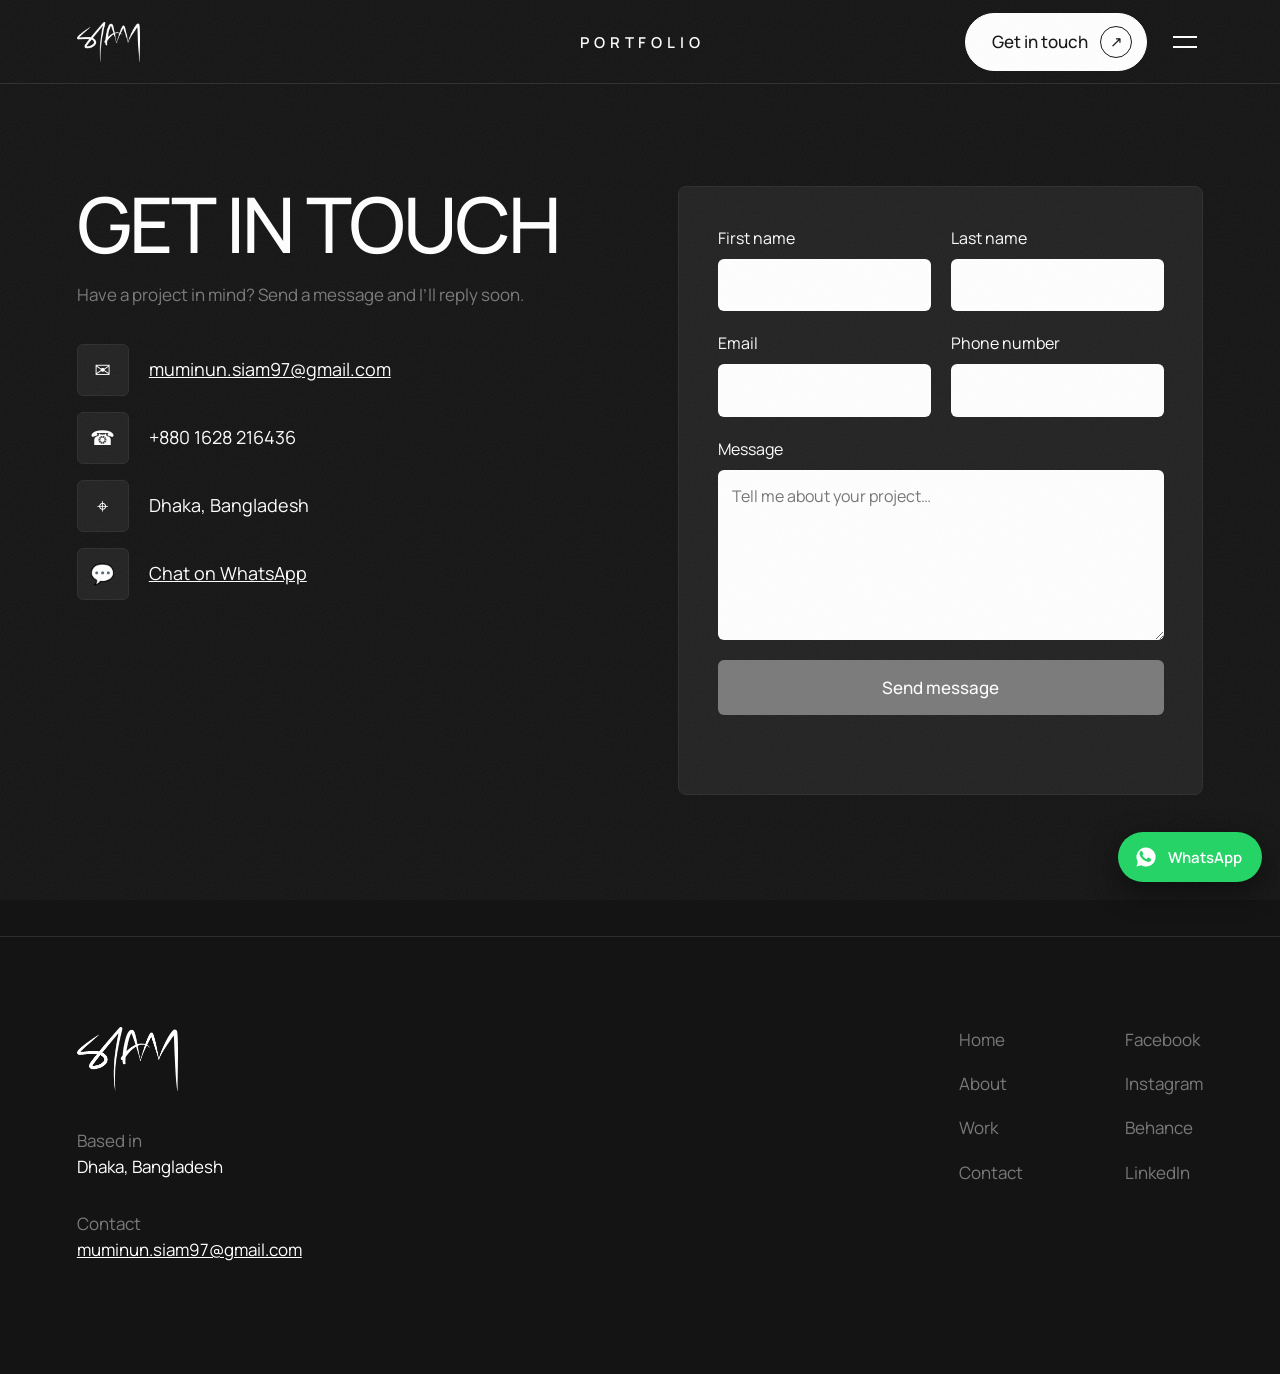
<file: contact.html>
<!DOCTYPE html>
<html lang="en">
<head>
<meta charset="utf-8">
<meta name="color-scheme" content="dark">
<meta name="description" content="Aflahal Muminun (Siam) is a graphic designer in Dhaka, Bangladesh, working in branding, editorial, packaging and textile design.">
<meta property="og:type" content="website">
<meta property="og:title" content="Aflahal Muminun (Siam) – Graphic Designer">
<meta property="og:description" content="Branding, editorial, packaging and textile design from Dhaka, Bangladesh.">
<meta property="og:image" content="https://nisansiam.github.io/portfolio/og.png">
<meta property="og:url" content="https://nisansiam.github.io/portfolio/">
<meta name="twitter:card" content="summary_large_image">
<meta name="twitter:image" content="https://nisansiam.github.io/portfolio/og.png">
<meta name="viewport" content="width=device-width, initial-scale=1, viewport-fit=cover">
<title>Aflahal Muminun (Siam) – Graphic Designer</title>
<link rel="preconnect" href="https://fonts.googleapis.com">
<link rel="stylesheet" href="https://fonts.googleapis.com/css2?family=Anton&family=Manrope:wght@400;500;600;700&family=Instrument+Serif:ital@0;1&display=swap">
<link rel="stylesheet" href="style.css">
</head>
<body data-page="contact">
<div id="app"></div>
<script src="content.js"></script>
<script src="site.js"></script>
</body>
</html>
</file>
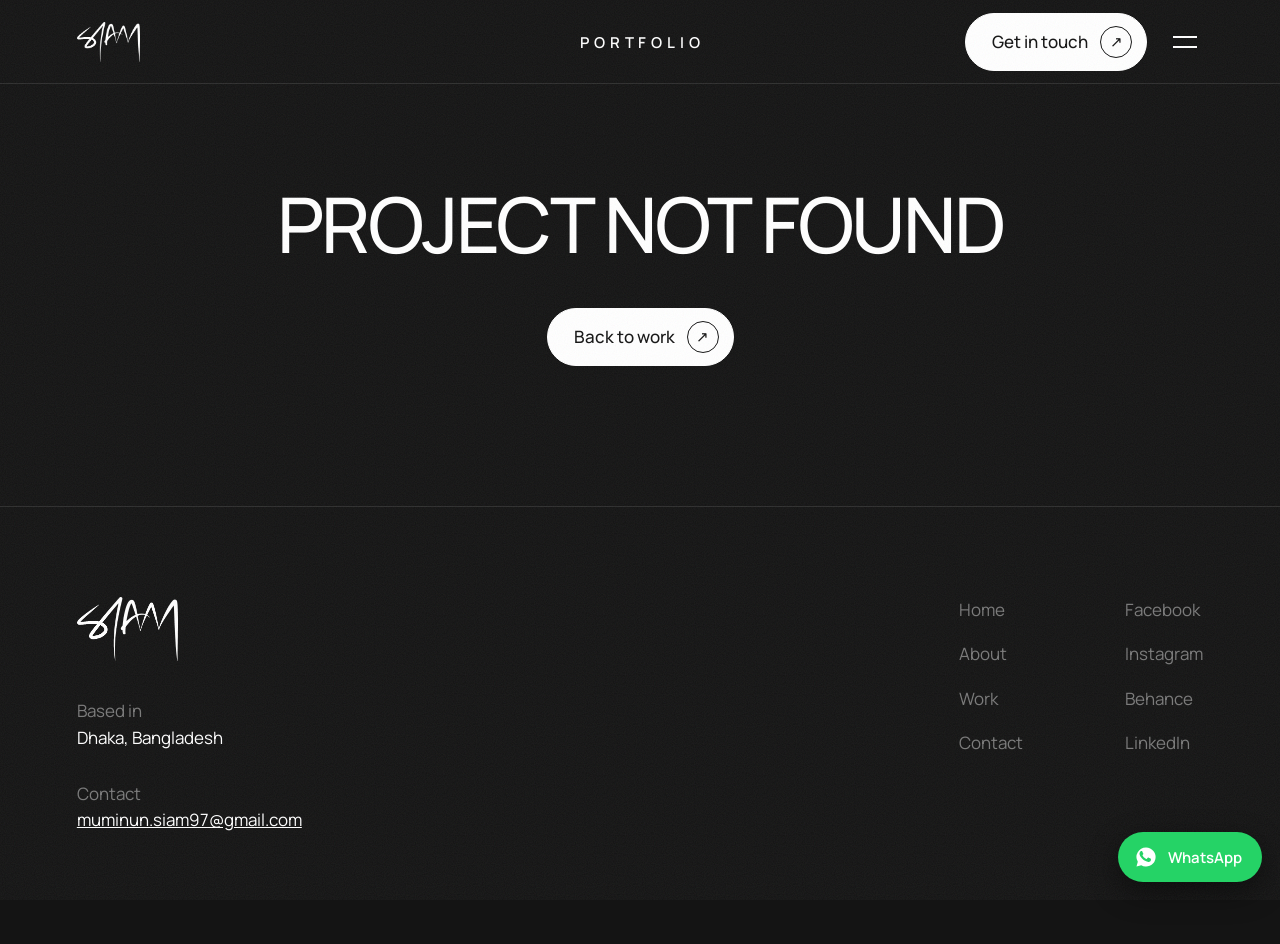
<file: project.html>
<!DOCTYPE html>
<html lang="en">
<head>
<meta charset="utf-8">
<meta name="color-scheme" content="dark">
<meta name="description" content="Aflahal Muminun (Siam) is a graphic designer in Dhaka, Bangladesh, working in branding, editorial, packaging and textile design.">
<meta property="og:type" content="website">
<meta property="og:title" content="Aflahal Muminun (Siam) – Graphic Designer">
<meta property="og:description" content="Branding, editorial, packaging and textile design from Dhaka, Bangladesh.">
<meta property="og:image" content="https://nisansiam.github.io/portfolio/og.png">
<meta property="og:url" content="https://nisansiam.github.io/portfolio/">
<meta name="twitter:card" content="summary_large_image">
<meta name="twitter:image" content="https://nisansiam.github.io/portfolio/og.png">
<meta name="viewport" content="width=device-width, initial-scale=1, viewport-fit=cover">
<title>Aflahal Muminun (Siam) – Graphic Designer</title>
<link rel="preconnect" href="https://fonts.googleapis.com">
<link rel="stylesheet" href="https://fonts.googleapis.com/css2?family=Anton&family=Manrope:wght@400;500;600;700&family=Instrument+Serif:ital@0;1&display=swap">
<link rel="stylesheet" href="style.css">
</head>
<body data-page="project">
<div id="app"></div>
<script src="content.js"></script>
<script src="site.js"></script>
</body>
</html>
</file>
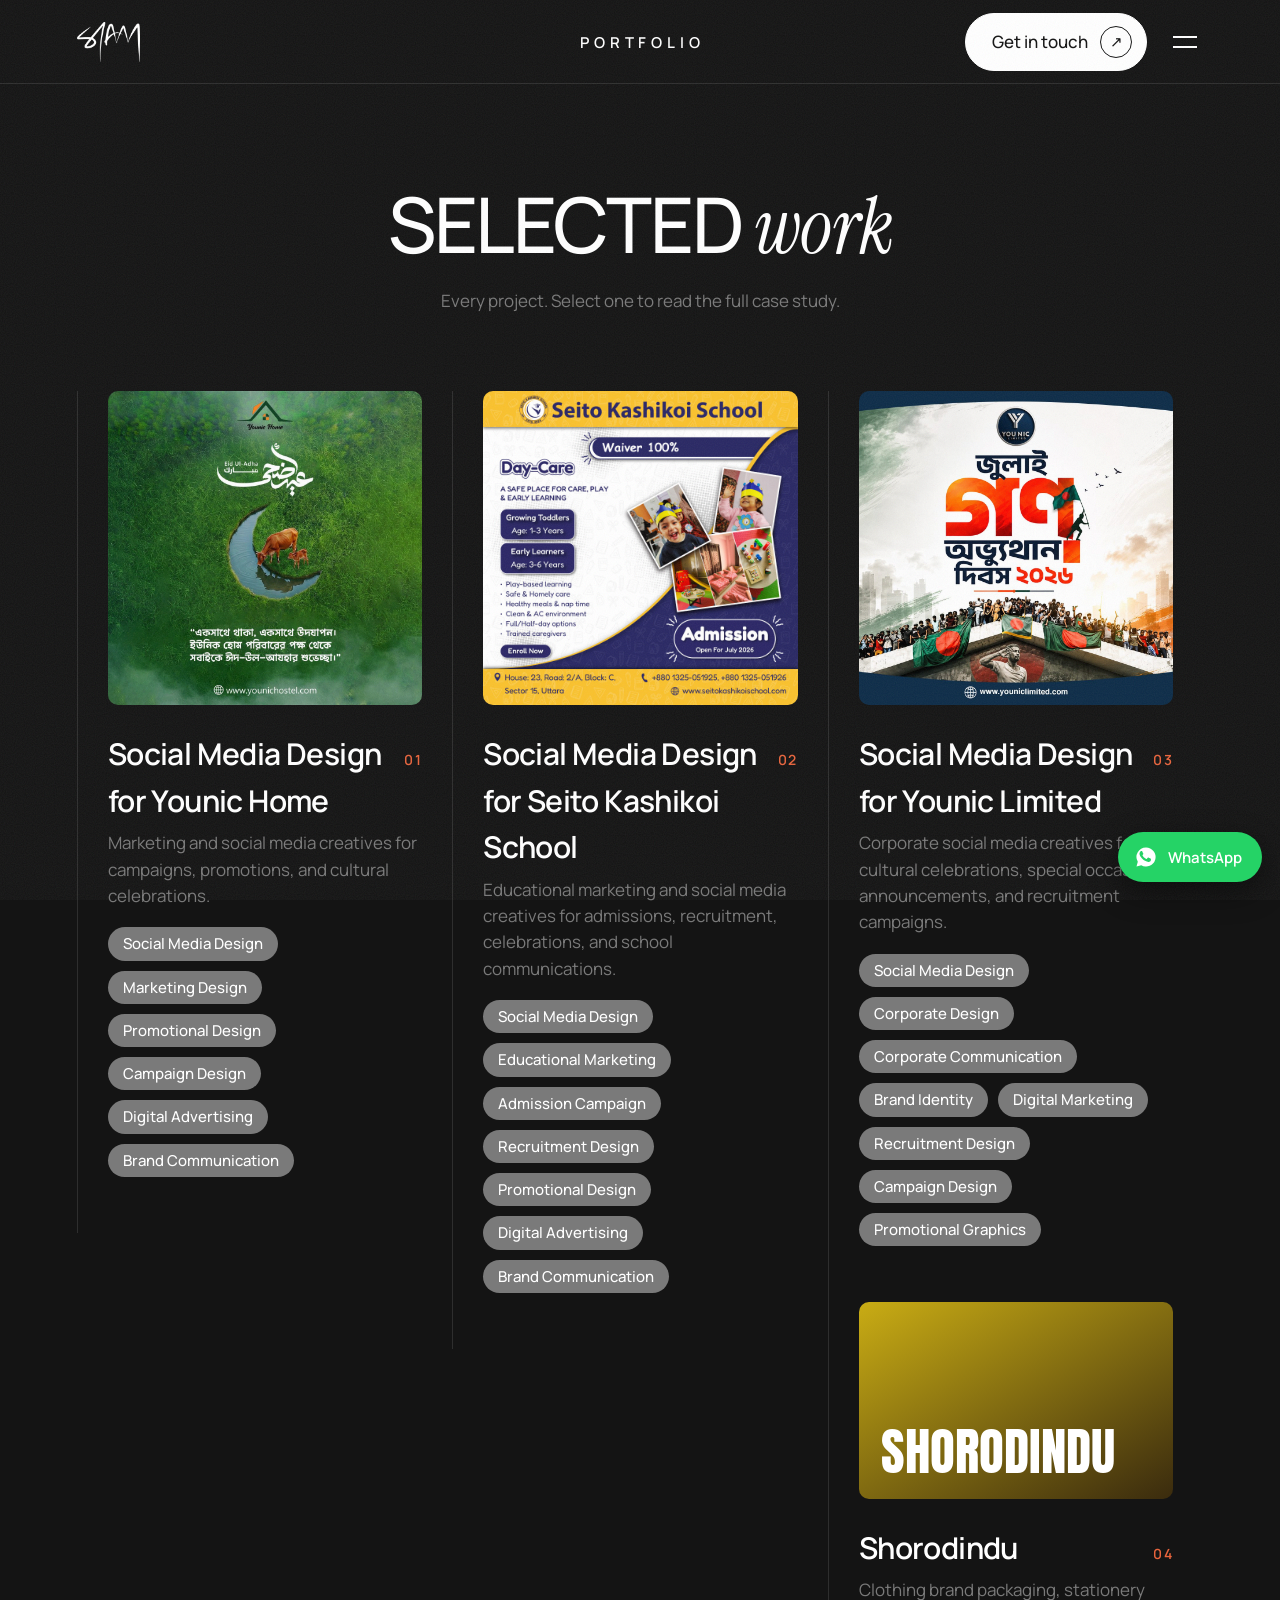
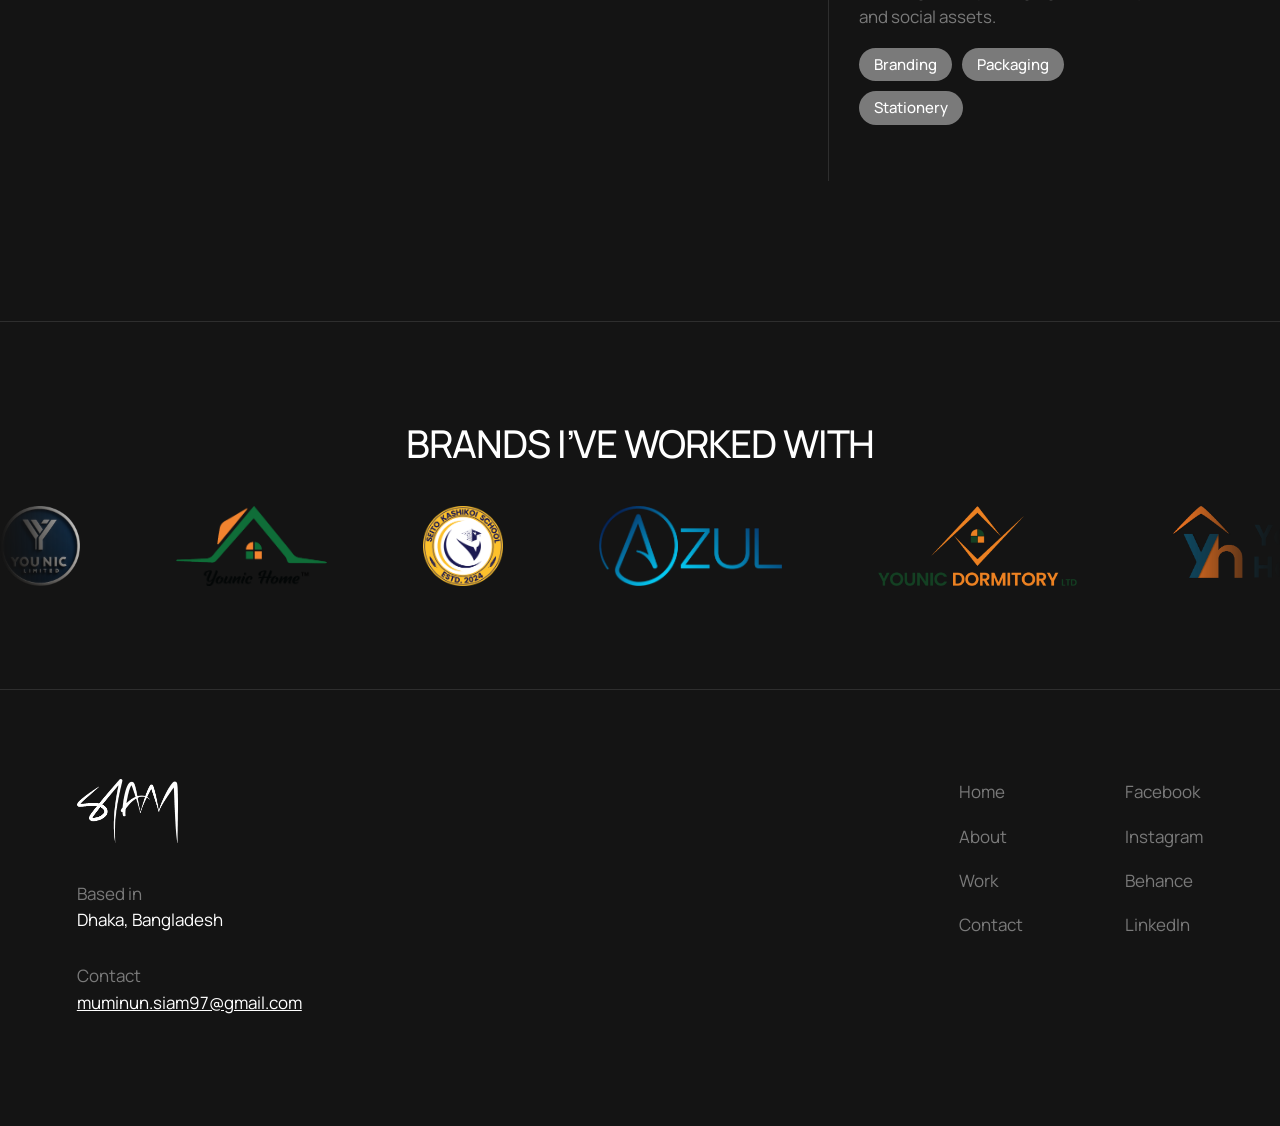
<file: work.html>
<!DOCTYPE html>
<html lang="en">
<head>
<meta charset="utf-8">
<meta name="color-scheme" content="dark">
<meta name="description" content="Aflahal Muminun (Siam) is a graphic designer in Dhaka, Bangladesh, working in branding, editorial, packaging and textile design.">
<meta property="og:type" content="website">
<meta property="og:title" content="Aflahal Muminun (Siam) – Graphic Designer">
<meta property="og:description" content="Branding, editorial, packaging and textile design from Dhaka, Bangladesh.">
<meta property="og:image" content="https://nisansiam.github.io/portfolio/og.png">
<meta property="og:url" content="https://nisansiam.github.io/portfolio/">
<meta name="twitter:card" content="summary_large_image">
<meta name="twitter:image" content="https://nisansiam.github.io/portfolio/og.png">
<meta name="viewport" content="width=device-width, initial-scale=1, viewport-fit=cover">
<title>Aflahal Muminun (Siam) – Graphic Designer</title>
<link rel="preconnect" href="https://fonts.googleapis.com">
<link rel="stylesheet" href="https://fonts.googleapis.com/css2?family=Anton&family=Manrope:wght@400;500;600;700&family=Instrument+Serif:ital@0;1&display=swap">
<link rel="stylesheet" href="style.css">
</head>
<body data-page="work">
<div id="app"></div>
<script src="content.js"></script>
<script src="site.js"></script>
</body>
</html>
</file>
<file: style.css>
:root{--ac:#e8643c;--bg:#141414;--bg2:#222;--fg:#fff;--mute:#7a7a7a;--line:#2e2e2e;--pill:#fff;--pillfg:#141414;color-scheme:dark;box-sizing:border-box;padding-top:env(safe-area-inset-top,0px);padding-bottom:env(safe-area-inset-bottom,0px)}

html{scroll-padding-top:100px;scroll-behavior:smooth}
*{box-sizing:border-box;margin:0}
body{background:var(--bg);color:var(--fg);font:400 17px/1.55 Manrope,system-ui,sans-serif;overflow-x:hidden}
body::before{content:"";position:fixed;inset:0 0 auto;height:env(safe-area-inset-top,0px);background:var(--bg);z-index:60}
a{color:inherit}
.wrap{padding:0 clamp(20px,6vw,96px)}
h1,h2{font-weight:500;text-transform:uppercase;letter-spacing:-.03em;line-height:.98}
.dim{color:var(--mute)}
header{position:sticky;top:env(safe-area-inset-top,0px);z-index:50;background:var(--bg);border-bottom:1px solid var(--line);height:84px;display:flex;align-items:center;justify-content:space-between}
.logo{font:400 34px/1 Anton,Impact,sans-serif;text-decoration:none;letter-spacing:.01em;display:inline-flex;align-items:center;gap:12px}
.logo .lt span{color:transparent;-webkit-text-stroke:1.5px var(--fg)}
.lg{height:40px;width:auto;display:block}
.hr{display:flex;align-items:center;gap:20px}
.pill{display:inline-flex;align-items:center;gap:12px;background:var(--pill);color:var(--pillfg);border:1px solid var(--pill);border-radius:99px;padding:12px 14px 12px 26px;font:500 17px Manrope,sans-serif;text-decoration:none;cursor:pointer}
.pill.ghost{background:transparent;color:var(--fg);border-color:var(--fg)}
.pill i{display:grid;place-items:center;width:32px;height:32px;border:1.5px solid currentColor;border-radius:50%;font-style:normal;font-size:15px}
:focus-visible{outline:2px solid #6b8cff;outline-offset:3px}
.burger{background:none;border:0;width:36px;height:36px;display:grid;align-content:center;gap:8px;cursor:pointer}
.burger b{display:block;height:2px;background:var(--fg);width:100%}
#menu{position:fixed;inset:0;background:var(--bg);z-index:70;display:none;flex-direction:column;align-items:center;justify-content:center;gap:clamp(8px,3vh,28px);padding-top:env(safe-area-inset-top,0px)}
#menu.open{display:flex}
#menu a.big{font-size:clamp(44px,9vw,104px);font-weight:500;text-transform:uppercase;letter-spacing:-.03em;text-decoration:none;line-height:1.1}
#menu .x{position:absolute;top:calc(env(safe-area-inset-top,0px) + 24px);right:clamp(20px,6vw,96px);background:none;border:1px solid var(--line);color:var(--fg);width:44px;height:44px;font-size:24px;cursor:pointer}
#menu .soc{display:flex;gap:22px;margin-top:20px;font-size:15px;flex-wrap:wrap;justify-content:center}
.hero{min-height:max(calc(100svh - 84px),54vw);position:relative;overflow:hidden;text-align:center;display:flex;flex-direction:column;align-items:center;justify-content:center;padding:56px 0 120px}
.hero h1{font-size:clamp(42px,8.6vw,132px);position:relative;z-index:2;pointer-events:none}
.hero h1 .mu{color:var(--mute)}
.hero p{position:relative;z-index:3;font-size:clamp(18px,2vw,26px);margin:30px 0 28px;max-width:30ch}
.btns{position:relative;z-index:3;display:flex;gap:16px;flex-wrap:wrap;justify-content:center}
.fl{position:absolute;border-radius:12px;z-index:1;display:flex;align-items:flex-end;padding:14px;font:400 clamp(18px,2.4vw,34px)/1 Anton,Impact,sans-serif;text-transform:uppercase;will-change:transform;overflow:hidden;color:#fff}
.f1{left:3%;top:42%;--sw:21%;width:var(--sw);aspect-ratio:4/5}.f2{left:28%;top:60%;--sw:16%;width:var(--sw);aspect-ratio:1}.f3{right:3%;top:46%;--sw:20%;width:var(--sw);aspect-ratio:4/3}.f4{right:26%;top:64%;--sw:14%;width:var(--sw);aspect-ratio:1}.f5{right:3%;top:8%;--sw:13%;width:var(--sw);aspect-ratio:1}.f6{left:3%;top:6%;--sw:12%;width:var(--sw);aspect-ratio:3/4}.f7{left:25%;top:24%;--sw:10%;width:var(--sw);aspect-ratio:1}.f8{right:18%;top:6%;--sw:11%;width:var(--sw);aspect-ratio:4/5}.f9{left:46%;top:66%;--sw:15%;width:var(--sw);aspect-ratio:4/3}.f10{right:2%;top:33%;--sw:8%;width:var(--sw);aspect-ratio:1}
.fl.has{aspect-ratio:var(--r,1);padding:0;width:min(var(--sw),calc(var(--sw)*1.2*var(--r,1)))}
.fl.has img{width:100%;height:100%;object-fit:cover;display:block}
@media (max-width:760px){.fl{opacity:.35}.f1,.f3{--sw:38%}.f2,.f4{--sw:28%}.f5,.f6,.f7,.f8,.f9,.f10{--sw:22%}.hc{display:none}}
section{padding:clamp(72px,11vw,160px) 0;border-top:1px solid var(--line)}
.top{padding-top:clamp(56px,8vw,120px);border-top:0}
.two{display:grid;grid-template-columns:1.2fr 1fr;gap:clamp(24px,6vw,96px);align-items:end}
.two h2{font-size:clamp(34px,5.4vw,84px)}
.two p{color:var(--mute);font-size:clamp(17px,1.5vw,21px);max-width:46ch;white-space:pre-line}
.grid{display:grid;grid-template-columns:repeat(3,1fr);gap:30px;margin-top:clamp(48px,7vw,96px)}
.tile{background:var(--bg2);border:1px solid var(--line);border-radius:8px;padding:34px;min-height:260px;display:flex;flex-direction:column;justify-content:space-between}
.tile h3{font-size:clamp(28px,3vw,46px);font-weight:500;letter-spacing:-.03em;line-height:1}
.tile p{font-size:19px;font-weight:500;max-width:30ch}
.tools{display:flex;flex-wrap:wrap;gap:12px;margin-top:40px}
.tag{background:#7a7a7a;color:#fff;border-radius:99px;padding:5px 15px;font-size:15px;font-weight:500}
.center{text-align:center}
.center h2{font-size:clamp(38px,6vw,96px)}
.center p{color:var(--mute);margin:22px auto 0;max-width:46ch}
.projects{display:grid;grid-template-columns:1fr 1fr;margin-top:clamp(48px,6vw,88px)}
.card{padding:0 30px 56px;border-left:1px solid var(--line);cursor:pointer;background:none;border-top:0;border-right:0;border-bottom:0;color:inherit;text-align:left;font:inherit;text-decoration:none;display:block}
.ph{aspect-ratio:16/10;border-radius:10px;display:flex;align-items:flex-end;padding:22px;font:400 clamp(28px,4vw,64px)/.95 Anton,Impact,sans-serif;text-transform:uppercase;color:#fff;margin-bottom:26px;overflow:hidden;background:#333}
.ph.img,.fl.img{background-size:cover;background-position:center;background-repeat:no-repeat}
.card h3{font-size:30px;font-weight:600;letter-spacing:-.02em}
.card p{color:var(--mute);margin:6px 0 18px}
.tags{display:flex;gap:10px;flex-wrap:wrap}
.p1{background:linear-gradient(160deg,#0b0b0b,#3a3a3a 70%,#e8e8e5)}.p2{background:linear-gradient(150deg,#1d3a8a,#e8643c)}.p3{background:linear-gradient(150deg,#f6c4c4,#e8643c 60%,#2b2f6b)}.p4{background:linear-gradient(150deg,#c9ac14,#3a2b0e)}
.more{text-align:center;margin-top:20px}
.nat{width:100%;height:auto;display:block;border-radius:10px;margin-bottom:26px}
.projects.mas{display:block;column-count:3;column-gap:0}
.mas .card{break-inside:avoid;width:100%}
@media (max-width:1199px){.projects.mas{column-count:2}}
@media (max-width:860px){.projects.mas{column-count:1}}
.mq{padding:clamp(80px,12vw,180px) 0;border-top:1px solid var(--line);overflow:hidden}
.mq div{font-size:clamp(52px,11vw,170px);font-weight:500;text-transform:uppercase;letter-spacing:-.03em;line-height:1.05;white-space:nowrap;will-change:transform}
.mq div+div{color:var(--mute)}
.contact{display:grid;grid-template-columns:1fr 1fr;gap:clamp(24px,6vw,96px)}
.contact h2{font-size:clamp(44px,6vw,92px)}
.cl{list-style:none;padding:0;margin-top:36px;display:grid;gap:16px}
.cl li{display:flex;align-items:center;gap:20px;font-size:18px}
.cl span{display:grid;place-items:center;width:52px;height:52px;border:1px solid var(--line);border-radius:6px;background:var(--bg2);font-size:20px}
form{background:var(--bg2);border:1px solid var(--line);border-radius:8px;padding:clamp(20px,3vw,40px);display:grid;grid-template-columns:1fr 1fr;gap:20px}
label{display:grid;gap:8px;font-size:16px}
label.full,form button{grid-column:1/-1}
input,textarea{font:inherit;border:0;border-radius:6px;padding:14px;background:#fff;color:#141414;width:100%}
textarea{min-height:170px;resize:vertical}
form button{background:var(--mute);color:#fff;border:0;border-radius:6px;padding:16px;font:500 17px Manrope,sans-serif;cursor:pointer}
form button:hover{background:var(--fg);color:var(--bg)}
#fs{grid-column:1/-1;color:var(--mute);font-size:15px;min-height:1.4em}
footer{border-top:1px solid var(--line);padding:clamp(48px,7vw,96px) 0 0;overflow:hidden}
.ft{display:flex;justify-content:space-between;gap:40px;flex-wrap:wrap}
.ft .logo{font-size:56px}.ft .lg{height:64px}
.ft small{display:block;color:var(--mute);margin-top:30px;font-size:17px}
.ft address{font-style:normal}
.nav{display:flex;gap:clamp(40px,8vw,120px)}
.nav ul{list-style:none;padding:0;display:grid;gap:18px;align-content:start}
.nav a{color:var(--mute);text-decoration:none}.nav a:hover{color:var(--fg)}
.copy{display:flex;justify-content:space-between;gap:16px;flex-wrap:wrap;border-top:1px solid var(--line);margin-top:56px;padding-top:30px;font-size:15px}
.giant{font-size:clamp(70px,17.5vw,330px);font-weight:600;letter-spacing:-.05em;line-height:1;text-align:center;margin-top:48px;height:.5em;overflow:hidden;background:linear-gradient(90deg,#2b2b2b,#fff);-webkit-background-clip:text;background-clip:text;color:transparent}

dialog{border:1px solid var(--line);background:var(--bg);color:var(--fg);border-radius:10px;padding:0;width:min(1000px,calc(100vw - 32px));max-height:calc(100vh - 32px);margin:auto;overflow:auto}
dialog::backdrop{background:rgba(0,0,0,.75)}
dialog .ph{aspect-ratio:16/9;margin:0;border-radius:0}
dialog .bar{display:flex;justify-content:flex-end;padding:12px}
dialog .body{padding:28px;display:grid;grid-template-columns:1.4fr 1fr;gap:28px}
dialog h3{font-size:clamp(28px,4vw,52px);font-weight:500;text-transform:uppercase;letter-spacing:-.03em;line-height:1}
dialog .desc{color:var(--mute);margin:14px 0 18px;white-space:pre-line}
dialog dl{display:grid;grid-template-columns:1fr 1fr;gap:16px;align-content:start}
dialog dt{font-weight:700}dialog dd{color:var(--mute)}
.gal{display:block;columns:260px;column-gap:12px;padding:0 28px 28px}
.gal img{width:100%;height:auto;border-radius:8px;cursor:zoom-in;display:block;margin-bottom:12px;break-inside:avoid}
#pv{position:fixed;left:50%;bottom:calc(env(safe-area-inset-bottom,0px) + 16px);transform:translateX(-50%);z-index:80;background:#fff;color:#141414;border-radius:99px;padding:10px 18px;font-size:14px;display:flex;gap:14px;align-items:center;box-shadow:0 4px 20px rgba(0,0,0,.4)}
#pv button{border:0;background:none;text-decoration:underline;cursor:pointer;font:inherit;color:inherit}
@media (max-width:860px){.two,.contact,.projects,dialog .body{grid-template-columns:1fr}.grid{grid-template-columns:1fr 1fr}.card{border-left:0;padding:0 0 48px}.hero{padding-bottom:80px}.pill.hide{display:none}}
@media (max-width:560px){.grid,form{grid-template-columns:1fr}.pill{padding-left:20px}}
@media (prefers-reduced-motion:reduce){html{scroll-behavior:auto}.fl,.mq div{transform:none!important}}

.abt{display:grid;grid-template-columns:minmax(240px,.8fr) 1.2fr;gap:clamp(28px,6vw,96px);align-items:center}
.abt.np{grid-template-columns:1fr}
/* desktop: photo + text stay side by side, but as one group centred on the page (phones unchanged) */
@media (min-width:861px){.abt:not(.np){grid-template-columns:minmax(240px,460px) fit-content(720px);justify-content:center}}
.abt h2{font-size:clamp(34px,4.6vw,72px)}
.abt p{color:var(--mute);font-size:clamp(17px,1.5vw,21px);max-width:54ch;margin-top:18px}
.abt h2+p{margin-top:28px}
.me{width:100%;height:auto;display:block;border-radius:12px}
section.brands{padding:clamp(56px,8vw,110px) 0}
h2.sm{font-size:clamp(24px,3vw,40px)}
@media (max-width:860px){.abt{grid-template-columns:1fr}.abt .me{max-width:440px}}

.mqr{overflow:hidden;margin-top:44px;-webkit-mask-image:linear-gradient(90deg,transparent,#000 8%,#000 92%,transparent);mask-image:linear-gradient(90deg,transparent,#000 8%,#000 92%,transparent)}
.mtrack{display:flex;align-items:center;width:max-content;animation:mqr 40s linear infinite}
.mtrack>*{flex:none;display:block;margin-right:calc(var(--lh,64px)*1.2)}
.mtrack img{height:var(--lh,64px);width:auto;max-width:none;display:block}
.mqr.mono img{filter:brightness(0) invert(1)}
@keyframes mqr{to{transform:translateX(-50%)}}
@media (prefers-reduced-motion:reduce){.mtrack{animation:none}}

.hbox{position:relative;z-index:2;padding:clamp(18px,3vw,44px) clamp(22px,4vw,64px);border-radius:24px;background:rgba(20,20,20,var(--bo,.4));-webkit-backdrop-filter:blur(5px);backdrop-filter:blur(5px);max-width:100%}
.hbox p{margin:24px auto 0}
.hero .btns{margin-top:28px}
.hc{position:absolute;left:50%;top:50%;transform:translate(-50%,-50%);font:600 15px/1 Manrope,sans-serif;letter-spacing:.32em;text-transform:uppercase;white-space:nowrap;pointer-events:none;padding-left:.32em}

.stage{position:absolute;inset:0;z-index:1;pointer-events:none}
.hero.d3{perspective:1400px;perspective-origin:50% 45%}
.hero.d3 .stage{transform-style:preserve-3d}
.fl{box-shadow:0 26px 60px rgba(0,0,0,.5);border:1px solid rgba(255,255,255,.07);backface-visibility:hidden}

::selection{background:var(--ac);color:#fff}
.sf{font-family:'Instrument Serif',Georgia,'Times New Roman',serif;font-style:italic;font-weight:400;text-transform:none;letter-spacing:-.01em}
.imw{overflow:hidden;border-radius:10px;margin-bottom:26px}
.imw>*{margin:0!important;border-radius:0!important;transition:transform .9s cubic-bezier(.2,.7,.2,1)}
.card:hover .imw>*{transform:scale(var(--zoom,1.06))}
.cr{display:flex;justify-content:space-between;align-items:baseline;gap:16px}
.card h3{transition:color .3s}.card:hover h3{color:var(--ac)}
.num{font:600 14px/1 Manrope,sans-serif;color:var(--ac);letter-spacing:.1em}
.tile{transition:border-color .3s,transform .3s}.tile:hover{border-color:var(--ac)}
.pill{transition:transform .25s ease,background .2s}
.av{display:inline-flex;align-items:center;gap:10px;font-size:14px;font-weight:600;letter-spacing:.04em;margin-bottom:18px;color:#d6d6d6}
.av i{width:9px;height:9px;border-radius:50%;background:#3ddc84;animation:pulse 2s infinite}
@keyframes pulse{0%{box-shadow:0 0 0 0 rgba(61,220,132,.6)}70%{box-shadow:0 0 0 10px rgba(61,220,132,0)}100%{box-shadow:0 0 0 0 rgba(61,220,132,0)}}
@keyframes rise{from{opacity:0;transform:translateY(34px)}}
@keyframes fadein{from{opacity:0}}
.hbox>*{animation:rise 1s cubic-bezier(.2,.7,.2,1) both}.hbox>*:nth-child(2){animation-delay:.08s}.hbox>*:nth-child(3){animation-delay:.16s}
.hero .btns{animation:rise 1s .35s cubic-bezier(.2,.7,.2,1) both}
.fl{animation:fadein 1.4s .2s both}
.rv{opacity:0;transform:translateY(var(--rvd,28px));transition:opacity var(--rvs,.9s) cubic-bezier(.2,.7,.2,1),transform var(--rvs,.9s) cubic-bezier(.2,.7,.2,1)}
.rv.in{opacity:1;transform:none}
body::after{content:"";position:fixed;inset:0;z-index:55;pointer-events:none;opacity:var(--grain,.07);background-image:url("data:image/svg+xml;utf8,%3Csvg xmlns='http://www.w3.org/2000/svg' width='160' height='160'%3E%3Cfilter id='n'%3E%3CfeTurbulence type='fractalNoise' baseFrequency='.9' numOctaves='2' stitchTiles='stitch'/%3E%3C/filter%3E%3Crect width='100%25' height='100%25' filter='url(%23n)'/%3E%3C/svg%3E")}
#pg{position:fixed;top:0;left:0;height:2px;width:0;background:var(--ac);z-index:90}
#cur{position:fixed;left:0;top:0;width:0;height:0;border-radius:50%;background:var(--ac);color:#fff;display:grid;place-items:center;z-index:95;pointer-events:none;opacity:0;transition:width .25s,height .25s,opacity .2s;font:600 14px Manrope,sans-serif}
#cur.vis{opacity:1}#cur.on{width:var(--cursz,92px);height:var(--cursz,92px)}#cur span{opacity:0;transition:opacity .2s}#cur.on span{opacity:1}
.hascur .card{cursor:none}
.pt{font-size:clamp(40px,7vw,112px);font-weight:500;text-transform:uppercase;letter-spacing:-.03em;line-height:.98;margin-top:28px}
.ps{color:var(--mute);font-size:clamp(18px,1.8vw,24px);max-width:48ch;margin:22px 0 20px}
.back{color:var(--mute);text-decoration:none}.back:hover{color:var(--fg)}
.meta{display:flex;gap:clamp(24px,5vw,72px);flex-wrap:wrap;margin-top:32px}
.meta dt{font-weight:700}.meta dd{margin:0;color:var(--mute)}
.pcov{margin:clamp(36px,5vw,72px) 0}
.pcov .ph{aspect-ratio:16/9;margin:0;border-radius:12px}
.gi{width:100%;height:auto;display:block;border-radius:12px}
.cs{display:grid;grid-template-columns:1fr 2fr;gap:clamp(20px,5vw,80px);padding:clamp(28px,4vw,56px) 0;border-top:1px solid var(--line)}
.csl{font:600 15px Manrope,sans-serif;text-transform:uppercase;letter-spacing:.12em;display:flex;gap:14px;align-items:baseline}
.cst p{font-size:clamp(17px,1.5vw,21px);color:#bcbcbc}.cst p+p{margin-top:16px}
.gals{display:grid;gap:clamp(16px,2vw,28px);margin-top:clamp(28px,4vw,56px)}
.next{display:block;margin-top:clamp(64px,9vw,140px);padding-top:clamp(28px,4vw,56px);border-top:1px solid var(--line);text-decoration:none}
.next .nt{display:block;font-size:clamp(34px,6vw,96px);font-weight:500;text-transform:uppercase;letter-spacing:-.03em;line-height:1;margin-top:12px;transition:color .3s}
.next:hover .nt{color:var(--ac)}.next i{font-style:normal}
@media (max-width:860px){.cs{grid-template-columns:1fr}}
@media (prefers-reduced-motion:reduce){.hbox>*,.hero .btns,.fl{animation:none}}

.nointro .hbox>*,.nointro .hero .btns,.nointro .fl{animation:none}
.svl{margin-top:clamp(40px,6vw,80px);border-top:1px solid var(--line)}
.svr{display:grid;grid-template-columns:80px 1.1fr 1fr;gap:24px;align-items:baseline;padding:clamp(24px,3vw,38px) 0;border-bottom:1px solid var(--line)}
.svr h3{font-size:clamp(26px,3.4vw,52px);font-weight:500;text-transform:uppercase;letter-spacing:-.03em;line-height:1;transition:color .3s}
.svr:hover h3{color:var(--ac)}
.svr p{color:var(--mute);font-size:19px;max-width:44ch}
.prt{font-size:clamp(24px,3vw,40px);font-weight:500;text-transform:uppercase;letter-spacing:-.03em;margin:clamp(56px,8vw,110px) 0 28px}
.steps{display:grid;grid-template-columns:repeat(4,1fr);gap:24px}
.stp{border-top:1px solid var(--line);padding-top:20px}
.stp h4{font-size:22px;font-weight:600;margin:12px 0 8px}
.stp p{color:var(--mute)}
@media (max-width:860px){.svr{grid-template-columns:48px 1fr}.svr p{grid-column:2}.steps{grid-template-columns:1fr 1fr}}
@media (max-width:560px){.steps{grid-template-columns:1fr}}
.wa{position:fixed;right:calc(18px + env(safe-area-inset-right,0px));bottom:calc(18px + env(safe-area-inset-bottom,0px));z-index:62;display:inline-flex;align-items:center;gap:10px;background:#25d366;color:#fff;border-radius:99px;padding:13px 20px 13px 16px;font:600 15px Manrope,sans-serif;text-decoration:none;box-shadow:0 10px 30px rgba(0,0,0,.45);transition:transform .25s}
.wa:hover{transform:translateY(-3px)}
.wa svg{width:24px;height:24px;fill:currentColor;flex:none}
@media (max-width:560px){.wa span{display:none}.wa{padding:14px}}
</file>
<file: symbiote-cta.css>
/* Symbiote CTA — styles. Self-contained; touches no other component. */
.sym-sec{padding:clamp(80px,12vw,170px) 0;text-align:center;position:relative}
.symbiote-cta{position:relative;z-index:45;display:inline-flex;align-items:center;justify-content:center;padding:22px clamp(34px,5vw,60px);border-radius:999px;background:linear-gradient(180deg,#0d0d0d,#000);color:#fff;border:1px solid rgba(255,255,255,.22);font:600 clamp(13px,1.4vw,16px)/1 Manrope,system-ui,sans-serif;letter-spacing:.22em;text-decoration:none;white-space:nowrap;box-shadow:inset 0 1px 0 rgba(255,255,255,.18),0 10px 30px rgba(0,0,0,.5);transition:border-color .4s,box-shadow .5s;-webkit-tap-highlight-color:transparent}
.symbiote-cta[data-sym=stalking]{border-color:rgba(255,255,255,.35)}
.symbiote-cta[data-sym=hunting]{border-color:rgba(255,255,255,.55);box-shadow:inset 0 1px 0 rgba(255,255,255,.3),0 0 26px rgba(255,255,255,.12),0 10px 30px rgba(0,0,0,.5)}
.symbiote-cta[data-sym=critical],.symbiote-cta[data-sym=absorbing]{border-color:#fff;box-shadow:inset 0 0 18px rgba(255,255,255,.25),0 0 40px rgba(255,255,255,.25)}
.symbiote-cta:hover,.symbiote-cta:focus-visible{border-color:#fff}
.symbiote-cta:focus-visible{outline:2px solid #fff;outline-offset:5px}
.sym-canvas{position:fixed;inset:0;width:100%;height:100%;pointer-events:none;z-index:44}
.sym-canvas.over{z-index:46}
</file>
<file: typewriter-hero.css>
/* Typewriter hero — styles. Self-contained; only affects .tw */
.tw{position:relative;min-height:max(calc(100svh - 84px),560px);display:flex;flex-direction:column;align-items:center;overflow:hidden;isolation:isolate;
 background:
  radial-gradient(55% 42% at 50% -4%,rgba(255,214,150,.16),transparent 72%),
  radial-gradient(80% 62% at 50% 54%,#1e1a14 0%,#0e0c0a 58%,#000 100%)}
/* texture: film grain + faint vertical film scratches, so the black never looks flat */
.tw::before{content:"";position:absolute;inset:0;z-index:0;pointer-events:none;
 background-image:
  url("data:image/svg+xml;utf8,%3Csvg xmlns='http://www.w3.org/2000/svg' width='240' height='240'%3E%3Cfilter id='n'%3E%3CfeTurbulence type='fractalNoise' baseFrequency='.85' numOctaves='3' stitchTiles='stitch'/%3E%3CfeColorMatrix values='0 0 0 0 1 0 0 0 0 .96 0 0 0 0 .9 0 0 0 .26 0'/%3E%3C/filter%3E%3Crect width='100%25' height='100%25' filter='url(%23n)'/%3E%3C/svg%3E"),
  repeating-linear-gradient(90deg,transparent 0 83px,rgba(255,240,215,.028) 83px 84px,transparent 84px 211px,rgba(255,240,215,.02) 211px 212px,transparent 212px 347px,rgba(255,240,215,.032) 347px 348px)}
.tw::after{content:"";position:absolute;inset:0;z-index:0;pointer-events:none;box-shadow:inset 0 0 220px 40px rgba(0,0,0,.9)}
.tws{position:relative;z-index:1;flex:1;width:min(100%,1500px)}
.tws svg{position:absolute;inset:0;width:100%;height:100%;display:block;filter:drop-shadow(0 26px 34px rgba(0,0,0,.7))}
.twl text{font:27px 'Special Elite','Noto Sans Bengali','Courier New',monospace;fill:#26221e}
.twc{fill:#26221e;animation:twb 1s steps(1) infinite}@keyframes twb{50%{opacity:0}}
.key .cap{transition:transform .05s}.key.down .cap{transform:translateY(4px)}
.key .hole{opacity:0;transition:opacity .05s}.key.down .hole{opacity:1}
.twb{position:relative;z-index:2;display:flex;flex-direction:column;align-items:center;gap:14px;padding:14px 20px 30px}
.twb .btns{margin:0}
.twb .av{display:flex;align-items:center;gap:8px;font-size:14px;color:var(--mute)}
.twsr{position:absolute;width:1px;height:1px;overflow:hidden;clip:rect(0 0 0 0);white-space:nowrap}
@media (max-width:700px){.tw{min-height:0}.tws{flex:none;aspect-ratio:1160/1230}}
</file>
